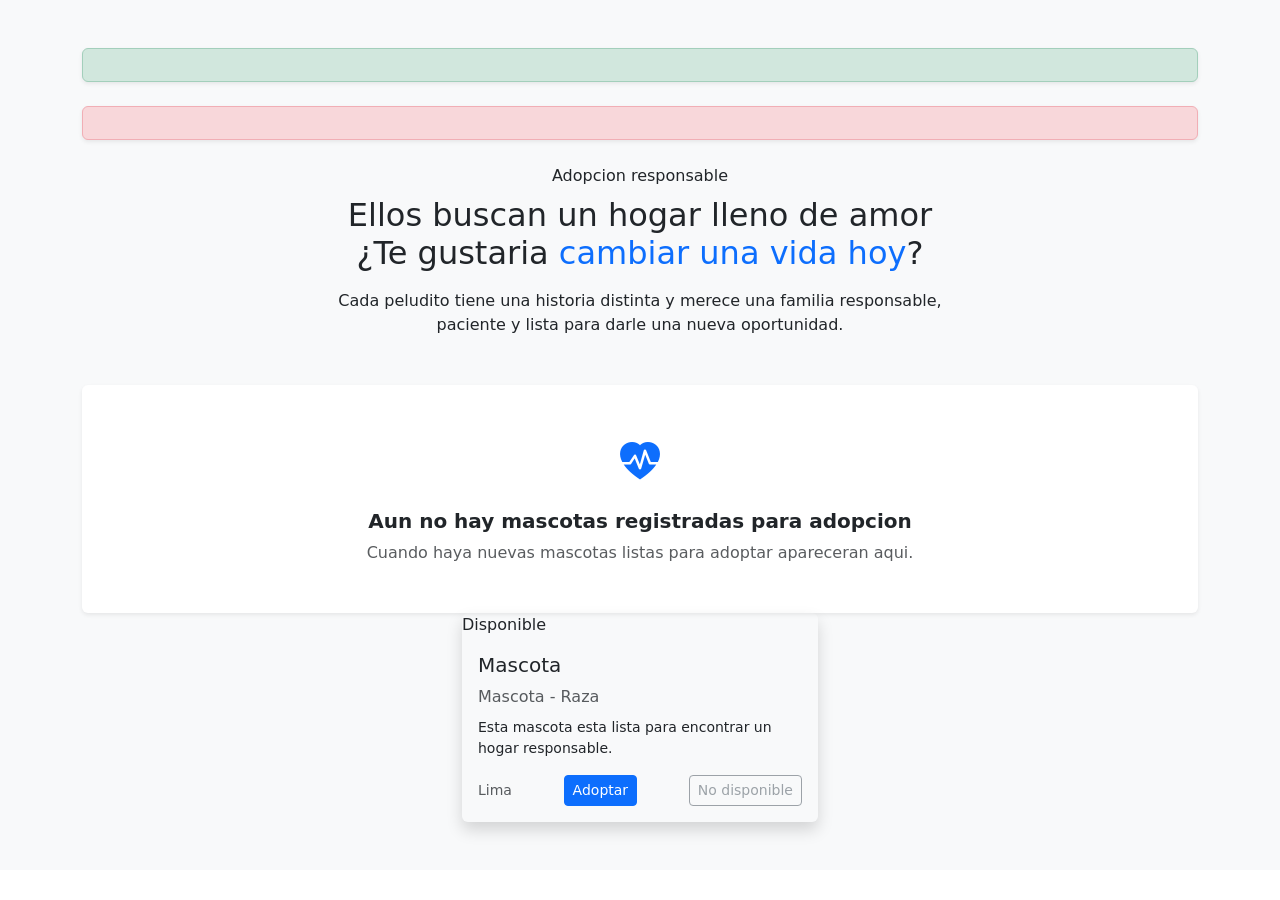
<file: src/main/resources/templates/adopcion.html>
<!DOCTYPE html>
<html lang="es" xmlns:th="http://www.thymeleaf.org">

<head>
    <meta charset="UTF-8">
    <meta name="viewport" content="width=device-width, initial-scale=1.0">
    <title>UltraVet - Adopcion</title>

    <link href="https://cdn.jsdelivr.net/npm/bootstrap@5.3.8/dist/css/bootstrap.min.css" rel="stylesheet"
        integrity="sha384-sRIl4kxILFvY47J16cr9ZwB07vP4J8+LH7qKQnuqkuIAvNWLzeN8tE5YBujZqJLB" crossorigin="anonymous">
    <link rel="stylesheet" href="https://cdn.jsdelivr.net/npm/bootstrap-icons@1.11.3/font/bootstrap-icons.min.css">
    <link href="https://fonts.googleapis.com/css2?family=Montserrat:wght@400;500;600;700;800;900&display=swap"
        rel="stylesheet">
    <link rel="stylesheet" th:href="@{/css/style.css}">
</head>

<body>

    <nav th:replace="~{common/layout :: navbar}"></nav>
    <div th:replace="~{common/layout :: auth-modal}"></div>

    <section id="adopcion" class="py-5 bg-light">
        <div class="container">
            <div th:if="${mensajeExito}" class="alert alert-success text-center shadow-sm mb-4">
                <span th:text="${mensajeExito}"></span>
            </div>

            <div th:if="${mensajeError}" class="alert alert-danger text-center shadow-sm mb-4">
                <span th:text="${mensajeError}"></span>
            </div>

            <div class="text-center mb-5">
                <span class="section-tag">Adopcion responsable</span>
                <h2 class="section-title mt-2">
                    Ellos buscan un hogar lleno de amor <br>
                    &iquest;Te gustaria <span class="text-primary">cambiar una vida hoy</span>?
                </h2>
                <p class="section-lead mt-3" style="max-width:650px;margin:0 auto;">
                    Cada peludito tiene una historia distinta y merece una familia responsable,
                    paciente y lista para darle una nueva oportunidad.
                </p>
            </div>

            <div th:if="${#lists.isEmpty(mascotas)}" class="text-center bg-white rounded shadow-sm p-5">
                <i class="bi bi-heart-pulse-fill text-primary fs-1"></i>
                <h5 class="fw-bold mt-3">Aun no hay mascotas registradas para adopcion</h5>
                <p class="text-muted mb-0">Cuando haya nuevas mascotas listas para adoptar apareceran aqui.</p>
            </div>

            <div th:if="${!#lists.isEmpty(mascotas)}" class="row g-4 justify-content-center">
                <div class="col-sm-6 col-md-4" th:each="mascota : ${mascotas}">
                    <div class="pet-card shadow rounded overflow-hidden position-relative">
                        <span class="pet-badge"
                            th:classappend="${mascota.prioridad.nombre == 'URGENTE'} ? ' bg-danger' : (${mascota.estado.nombre == 'EN_PROCESO'} ? ' bg-warning text-dark' : (${mascota.estado.nombre == 'DISPONIBLE'} ? ' bg-success' : ' bg-secondary'))"
                            th:text="${mascota.prioridad.nombre == 'URGENTE' ? 'Urgente' : #strings.replace(mascota.estado.nombre, '_', ' ')}">
                            Disponible
                        </span>

                        <img th:src="${!#strings.isEmpty(mascota.urlImagen) ? mascota.urlImagen : 'https://images.unsplash.com/photo-1548199973-03cce0bbc87b?w=400&q=80'}"
                            th:alt="${mascota.nombre}" class="img-fluid">

                        <div class="pet-info p-3">
                            <h5 th:text="${mascota.nombre}">Mascota</h5>

                            <div class="breed text-muted">
                                <span th:text="${!#strings.isEmpty(mascota.tipo) ? mascota.tipo : 'Mascota'}">Mascota</span>
                                <span th:if="${!#strings.isEmpty(mascota.raza)}" th:text="${' - ' + mascota.raza}">
                                    - Raza
                                </span>
                            </div>

                            <p class="small mt-2"
                                th:text="${!#strings.isEmpty(mascota.descripcion) ? mascota.descripcion : 'Esta mascota esta lista para encontrar un hogar responsable.'}">
                                Esta mascota esta lista para encontrar un hogar responsable.
                            </p>

                            <div class="d-flex justify-content-between align-items-center">
                                <span class="text-muted small"
                                    th:text="${!#strings.isEmpty(mascota.ubicacion) ? mascota.ubicacion : 'Lima'}">
                                    Lima
                                </span>

                                <button th:if="${mascota.estado.nombre == 'DISPONIBLE'}" type="button"
                                    class="btn btn-sm btn-primary btn-adoptar"
                                    th:data-mascota-id="${mascota.id}"
                                    th:data-mascota-nombre="${mascota.nombre}"
                                    data-bs-toggle="modal"
                                    data-bs-target="#adopcionModal">
                                    <span>Adoptar</span>
                                </button>

                                <button th:unless="${mascota.estado.nombre == 'DISPONIBLE'}" type="button"
                                    class="btn btn-sm btn-outline-secondary" disabled>
                                    No disponible
                                </button>
                            </div>
                        </div>
                    </div>
                </div>
            </div>
        </div>
    </section>

    <div class="modal fade" id="adopcionModal" tabindex="-1" aria-labelledby="adopcionModalTitulo"
        aria-hidden="true">
        <div class="modal-dialog modal-dialog-centered">
            <div class="modal-content auth-adopcion-modal border-0">
                <div class="text-center mb-3">
                    <div class="auth-logo">
                        <i class="bi bi-heart-pulse-fill"></i>
                    </div>
                </div>

                <h3 class="fw-bold text-center mb-1" id="adopcionModalTitulo">
                    Solicitud de adopcion
                </h3>
                <p class="text-center text-muted small mb-4">
                    <span id="mascotaModalNombre">Selecciona una mascota</span>
                </p>

                <form th:action="@{/adoptar}" th:object="${solicitud}" method="post" novalidate>
                    <input type="hidden" th:field="*{mascotaId}" id="mascotaSeleccionada">
                    <div class="text-danger small mb-2" th:if="${#fields.hasErrors('mascotaId')}"
                        th:errors="*{mascotaId}"></div>

                    <div class="mb-3">
                        <input type="text" class="form-control" th:field="*{nombre}" th:errorclass="is-invalid"
                            placeholder="Nombre completo" required>
                        <div class="invalid-feedback" th:if="${#fields.hasErrors('nombre')}" th:errors="*{nombre}">
                        </div>
                    </div>

                    <div class="mb-3">
                        <input type="email" class="form-control" th:field="*{correo}" th:errorclass="is-invalid"
                            placeholder="Correo electronico" required>
                        <div class="invalid-feedback" th:if="${#fields.hasErrors('correo')}" th:errors="*{correo}">
                        </div>
                    </div>

                    <div class="mb-3">
                        <input type="tel" class="form-control" th:field="*{telefono}" th:errorclass="is-invalid"
                            placeholder="Telefono" required>
                        <div class="invalid-feedback" th:if="${#fields.hasErrors('telefono')}" th:errors="*{telefono}">
                        </div>
                    </div>

                    <div class="mb-3">
                        <input type="text" class="form-control" th:field="*{distrito}" th:errorclass="is-invalid"
                            placeholder="Distrito de residencia" required>
                        <div class="invalid-feedback" th:if="${#fields.hasErrors('distrito')}" th:errors="*{distrito}">
                        </div>
                    </div>

                    <div class="mb-3">
                        <select class="form-select" th:field="*{experienciaMascotas}"
                            th:errorclass="is-invalid" required>
                            <option value="">&iquest;Tiene experiencia con mascotas?</option>
                            <option value="SI">Si</option>
                            <option value="NO">No</option>
                        </select>
                        <div class="invalid-feedback" th:if="${#fields.hasErrors('experienciaMascotas')}"
                            th:errors="*{experienciaMascotas}"></div>
                    </div>

                    <button class="btn btn-hero w-100" type="submit">
                        Enviar solicitud
                    </button>
                </form>
            </div>
        </div>
    </div>

    <footer th:replace="~{common/layout :: footer}"></footer>

    <script src="https://cdn.jsdelivr.net/npm/bootstrap@5.3.8/dist/js/bootstrap.bundle.min.js"
        integrity="sha384-FKyoEForCGlyvwx9Hj09JcYn3nv7wiPVlz7YYwJrWVcXK/BmnVDxM+D2scQbITxI"
        crossorigin="anonymous"></script>
    <script th:src="@{/js/Js/auth.js}" defer></script>

    <script>
        document.querySelectorAll(".btn-adoptar").forEach((boton) => {
            boton.addEventListener("click", () => {
                document.getElementById("mascotaSeleccionada").value = boton.dataset.mascotaId;
                document.getElementById("mascotaModalNombre").textContent = boton.dataset.mascotaNombre;
            });
        });
    </script>
</body>

</html>
</file>
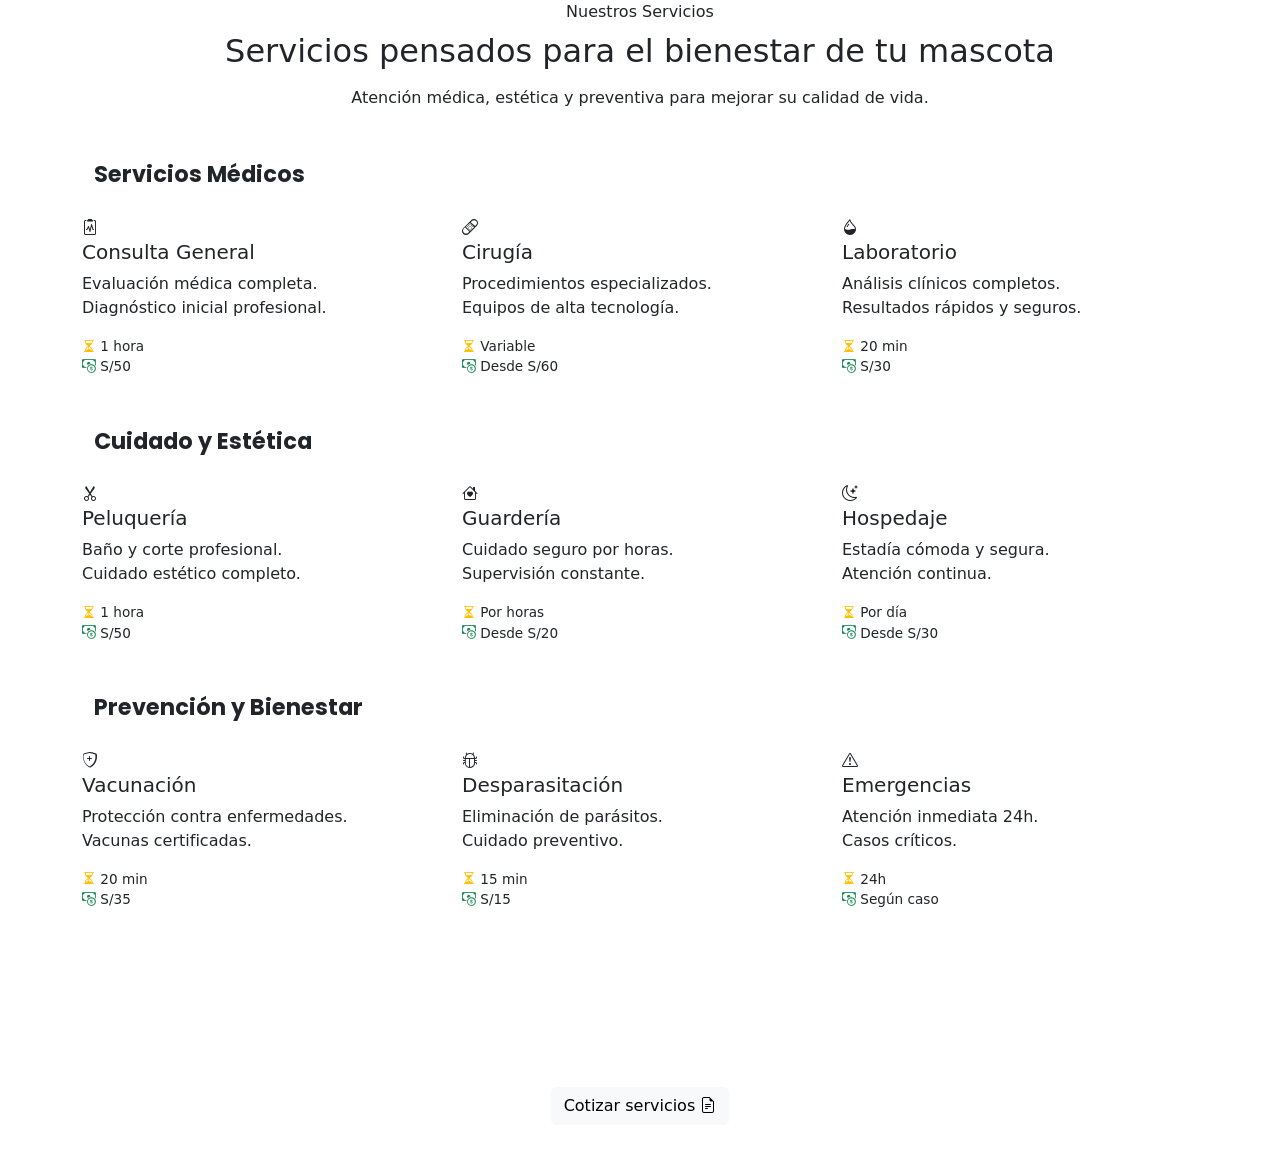
<file: src/main/resources/templates/servicios.html>
<!DOCTYPE html>
<html lang="es" xmlns:th="http://www.thymeleaf.org">

<head>
    <meta charset="UTF-8">
    <meta name="viewport" content="width=device-width, initial-scale=1.0">
    <title>Servicios - UltraVet</title>

    <link href="https://cdn.jsdelivr.net/npm/bootstrap@5.3.8/dist/css/bootstrap.min.css" rel="stylesheet">
    <link href="https://cdn.jsdelivr.net/npm/bootstrap-icons@1.11.3/font/bootstrap-icons.min.css" rel="stylesheet">

    <link
        href="https://fonts.googleapis.com/css2?family=Montserrat:wght@400;600;800;900&family=Poppins:wght@600;700&display=swap"
        rel="stylesheet">

    <link rel="stylesheet" th:href="@{/css/style.css}">

    <style>
        .categoria-titulo {
            font-family: 'Poppins', sans-serif;
            font-weight: 700;
            font-size: 1.4rem;
            margin-top: 3rem;
            margin-bottom: 1.5rem;
            color: var(--uv-brown);
            border-left: 5px solid var(--uv-orange);
            padding-left: 12px;
        }

        .info-servicio {
            font-size: .85rem;
            margin-top: .6rem;
        }

        .servicio-card {
            display: flex;
            flex-direction: column;
            height: 100%;
        }

        .servicio-body {
            flex: 1;
        }

        .cta-box {
            background: linear-gradient(135deg, var(--uv-orange), var(--uv-orange-dark));
            padding: 2.5rem;
            border-radius: 20px;
            color: #fff;
            text-align: center;
            margin-top: 3rem;
        }
    </style>

</head>

<body>

    <nav th:replace="~{common/layout :: navbar}"></nav>
    <div th:replace="~{common/layout :: auth-modal}"></div>

    <!-- SERVICIOS -->
    <section id="servicios">
        <div class="container text-center mb-5">
            <span class="section-tag">Nuestros Servicios</span>
            <h2 class="section-title mt-2">Servicios pensados para el <span>bienestar</span> de tu mascota</h2>
            <p class="section-lead mt-3">Atención médica, estética y preventiva para mejorar su calidad de vida.</p>
        </div>

        <div class="container">

            <!-- MÉDICOS -->
            <div class="categoria-titulo">Servicios Médicos</div>
            <div class="row g-4">

                <div class="col-md-4">
                    <div class="servicio-card">
                        <div class="servicio-top">
                            <div class="servicio-icon"><i class="bi bi-clipboard2-pulse"></i></div>
                        </div>
                        <div class="servicio-body">
                            <h5>Consulta General</h5>
                            <p>Evaluación médica completa.<br>Diagnóstico inicial profesional.</p>
                            <div class="info-servicio">
                                <div><i class="bi bi-hourglass-split text-warning"></i> 1 hora</div>
                                <div><i class="bi bi-cash-coin text-success"></i> S/50</div>
                            </div>
                        </div>
                    </div>
                </div>

                <div class="col-md-4">
                    <div class="servicio-card">
                        <div class="servicio-top">
                            <div class="servicio-icon"><i class="bi bi-bandaid"></i></div>
                        </div>
                        <div class="servicio-body">
                            <h5>Cirugía</h5>
                            <p>Procedimientos especializados.<br>Equipos de alta tecnología.</p>
                            <div class="info-servicio">
                                <div><i class="bi bi-hourglass-split text-warning"></i> Variable</div>
                                <div><i class="bi bi-cash-coin text-success"></i> Desde S/60</div>
                            </div>
                        </div>
                    </div>
                </div>

                <div class="col-md-4">
                    <div class="servicio-card">
                        <div class="servicio-top">
                            <div class="servicio-icon"><i class="bi bi-droplet-half"></i></div>
                        </div>
                        <div class="servicio-body">
                            <h5>Laboratorio</h5>
                            <p>Análisis clínicos completos.<br>Resultados rápidos y seguros.</p>
                            <div class="info-servicio">
                                <div><i class="bi bi-hourglass-split text-warning"></i> 20 min</div>
                                <div><i class="bi bi-cash-coin text-success"></i> S/30</div>
                            </div>
                        </div>
                    </div>
                </div>

            </div>

            <!-- CUIDADO -->
            <div class="categoria-titulo">Cuidado y Estética</div>
            <div class="row g-4">

                <div class="col-md-4">
                    <div class="servicio-card">
                        <div class="servicio-top">
                            <div class="servicio-icon"><i class="bi bi-scissors"></i></div>
                        </div>
                        <div class="servicio-body">
                            <h5>Peluquería</h5>
                            <p>Baño y corte profesional.<br>Cuidado estético completo.</p>
                            <div class="info-servicio">
                                <div><i class="bi bi-hourglass-split text-warning"></i> 1 hora</div>
                                <div><i class="bi bi-cash-coin text-success"></i> S/50</div>
                            </div>
                        </div>
                    </div>
                </div>

                <div class="col-md-4">
                    <div class="servicio-card">
                        <div class="servicio-top">
                            <div class="servicio-icon"><i class="bi bi-house-heart"></i></div>
                        </div>
                        <div class="servicio-body">
                            <h5>Guardería</h5>
                            <p>Cuidado seguro por horas.<br>Supervisión constante.</p>
                            <div class="info-servicio">
                                <div><i class="bi bi-hourglass-split text-warning"></i> Por horas</div>
                                <div><i class="bi bi-cash-coin text-success"></i> Desde S/20</div>
                            </div>
                        </div>
                    </div>
                </div>

                <div class="col-md-4">
                    <div class="servicio-card">
                        <div class="servicio-top">
                            <div class="servicio-icon"><i class="bi bi-moon-stars"></i></div>
                        </div>
                        <div class="servicio-body">
                            <h5>Hospedaje</h5>
                            <p>Estadía cómoda y segura.<br>Atención continua.</p>
                            <div class="info-servicio">
                                <div><i class="bi bi-hourglass-split text-warning"></i> Por día</div>
                                <div><i class="bi bi-cash-coin text-success"></i> Desde S/30</div>
                            </div>
                        </div>
                    </div>
                </div>

            </div>

            <!-- PREVENCIÓN -->
            <div class="categoria-titulo">Prevención y Bienestar</div>
            <div class="row g-4">

                <div class="col-md-4">
                    <div class="servicio-card">
                        <div class="servicio-top">
                            <div class="servicio-icon"><i class="bi bi-shield-plus"></i></div>
                        </div>
                        <div class="servicio-body">
                            <h5>Vacunación</h5>
                            <p>Protección contra enfermedades.<br>Vacunas certificadas.</p>
                            <div class="info-servicio">
                                <div><i class="bi bi-hourglass-split text-warning"></i> 20 min</div>
                                <div><i class="bi bi-cash-coin text-success"></i> S/35</div>
                            </div>
                        </div>
                    </div>
                </div>

                <div class="col-md-4">
                    <div class="servicio-card">
                        <div class="servicio-top">
                            <div class="servicio-icon"><i class="bi bi-bug"></i></div>
                        </div>
                        <div class="servicio-body">
                            <h5>Desparasitación</h5>
                            <p>Eliminación de parásitos.<br>Cuidado preventivo.</p>
                            <div class="info-servicio">
                                <div><i class="bi bi-hourglass-split text-warning"></i> 15 min</div>
                                <div><i class="bi bi-cash-coin text-success"></i> S/15</div>
                            </div>
                        </div>
                    </div>
                </div>

                <div class="col-md-4">
                    <div class="servicio-card">
                        <div class="servicio-top">
                            <div class="servicio-icon"><i class="bi bi-exclamation-triangle"></i></div>
                        </div>
                        <div class="servicio-body">
                            <h5>Emergencias</h5>
                            <p>Atención inmediata 24h.<br>Casos críticos.</p>
                            <div class="info-servicio">
                                <div><i class="bi bi-hourglass-split text-warning"></i> 24h</div>
                                <div><i class="bi bi-cash-coin text-success"></i> Según caso</div>
                            </div>
                        </div>
                    </div>
                </div>

            </div>

            <!-- CTA FINAL -->
            <div class="cta-box">
                <h3>!Queremos consentir a tu mascota!</h3>
                <p>Cuéntanos qué necesita tu compañero y te enviaremos una cotización detallada y rápida sin ningún compromiso.</p>
                <button class="btn btn-light mt-2" data-bs-toggle="modal" data-bs-target="#modalCotizar">
                    Cotizar servicios <i class="bi bi-file-earmark-text"></i>
                </button>
            </div>

        </div>
    </section>

    <!-- MODAL -->
    <div class="modal fade" id="modalCotizar">
        <div class="modal-dialog">
            <div class="modal-content">
                <div class="modal-header">
                    <h5>Solicitar cotización</h5>
                    <button class="btn-close" data-bs-dismiss="modal"></button>
                </div>
                <div class="modal-body">
                    <form id="formCotizacion">

    <div class="mb-3">
        <label class="form-label fw-semibold">
            Nombre completo
        </label>
        <input type="text"
               class="form-control"
               placeholder="Ingrese su nombre completo"
               required>
    </div>

    <div class="mb-3">
        <label class="form-label fw-semibold">
            Correo electrónico
        </label>
        <input type="email"
               class="form-control"
               placeholder="ejemplo@gmail.com"
               required>
    </div>

    <div class="mb-3">
        <label class="form-label fw-semibold">
            Teléfono
        </label>
        <input type="tel"
               class="form-control"
               placeholder="999 999 999"
               required>
    </div>

    <div class="mb-3">
        <label class="form-label fw-semibold">
            Servicio requerido
        </label>

        <select class="form-select" required>

            <option value="">
                Seleccione un servicio
            </option>

            <option>
                Consulta General
            </option>

            <option>
                Cirugía
            </option>

            <option>
                Laboratorio
            </option>

            <option>
                Peluquería
            </option>

            <option>
                Guardería
            </option>

            <option>
                Hospedaje
            </option>

            <option>
                Vacunación
            </option>

            <option>
                Desparasitación
            </option>

            <option>
                Emergencias
            </option>

        </select>
    </div>

    <div class="mb-4">
        <label class="form-label fw-semibold">
            Detalles adicionales
        </label>

        <textarea class="form-control"
                  rows="4"
                  placeholder="Describa brevemente lo que necesita"></textarea>
    </div>

    <button class="btn-hero w-100">
        Solicitar cotización
    </button>

</form>
                </div>
            </div>
        </div>
    </div>

    <footer th:replace="~{common/layout :: footer}"></footer>
    <script src="https://cdn.jsdelivr.net/npm/bootstrap@5.3.8/dist/js/bootstrap.bundle.min.js"
        integrity="sha384-FKyoEForCGlyvwx9Hj09JcYn3nv7wiPVlz7YYwJrWVcXK/BmnVDxM+D2scQbITxI"
        crossorigin="anonymous"></script>
    <script th:src="@{/js/Js/auth.js}" defer></script>
</body>

</html>
</file>
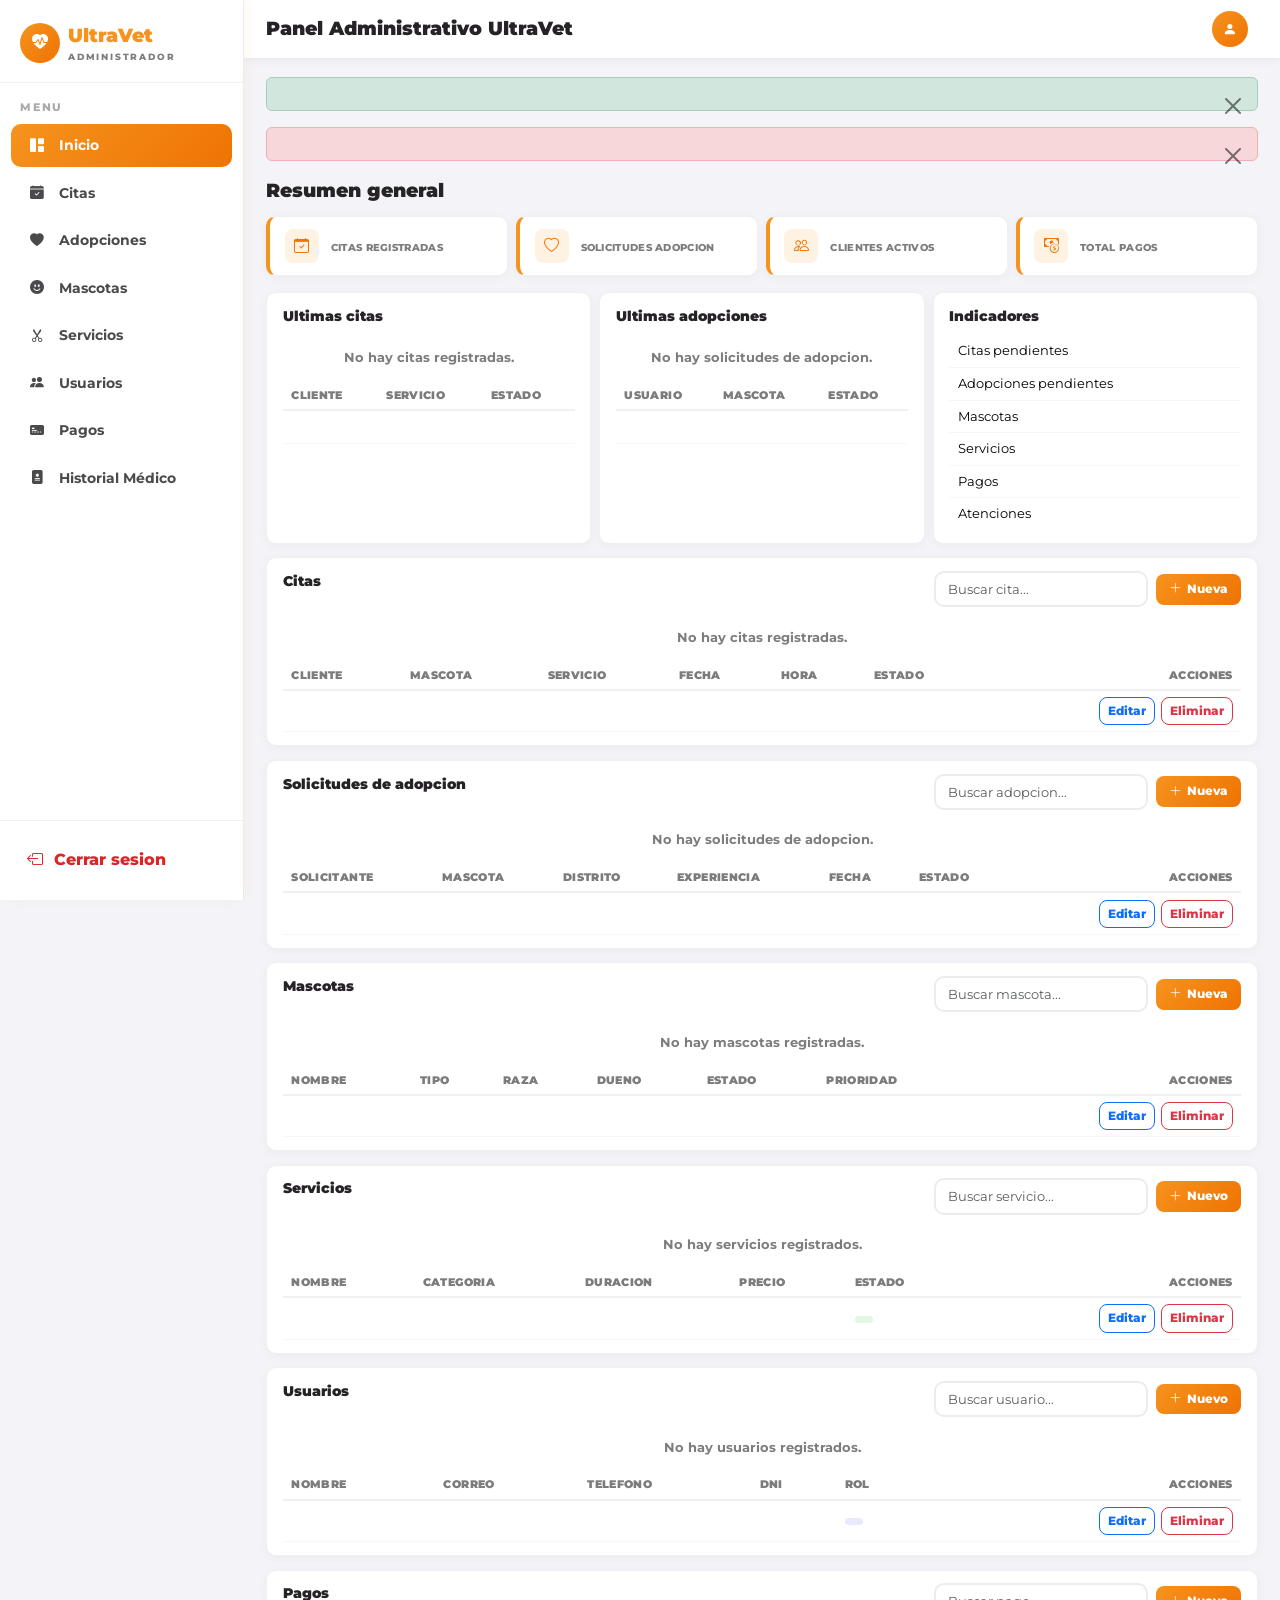
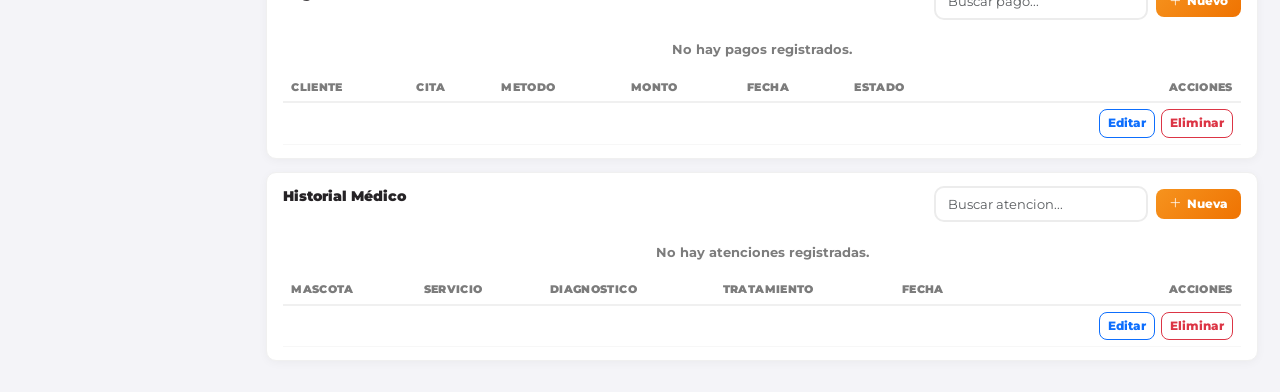
<file: src/main/resources/templates/admin/dashboard.html>
<!DOCTYPE html>
<html lang="es" xmlns:th="http://www.thymeleaf.org">

<head>
    <meta charset="UTF-8">
    <meta name="viewport" content="width=device-width, initial-scale=1.0">
    <title>Panel Administrativo | UltraVet</title>
    <link href="https://cdn.jsdelivr.net/npm/bootstrap@5.3.0/dist/css/bootstrap.min.css" rel="stylesheet">
    <link href="https://cdn.jsdelivr.net/npm/bootstrap-icons@1.11.0/font/bootstrap-icons.css" rel="stylesheet">
    <link href="https://fonts.googleapis.com/css2?family=Montserrat:wght@400;500;600;700;800;900&display=swap"
        rel="stylesheet">
    <style>
        :root {
            --uv-orange: #f6931e;
            --uv-orange-dark: #ef7302;
            --uv-gray: #7c7c7c;
            --uv-dark-gray: #4a494b;
            --uv-black: #262326;
            --uv-bg: #f4f4f8;
            --sidebar-w: 244px;
        }

        * {
            box-sizing: border-box;
        }

        body {
            min-height: 100vh;
            margin: 0;
            font-family: 'Montserrat', sans-serif;
            color: var(--uv-black);
            background: var(--uv-bg);
        }

        .admin-shell {
            display: flex;
            min-height: 100vh;
        }

        .sidebar {
            position: fixed;
            inset: 0 auto 0 0;
            width: var(--sidebar-w);
            background: #fff;
            border-right: 1px solid #ececec;
            box-shadow: 2px 0 16px rgba(246, 147, 30, .07);
            display: flex;
            flex-direction: column;
            z-index: 10;
        }

        .sidebar-brand {
            padding: 1.4rem 1.25rem 1.1rem;
            border-bottom: 1px solid #f0f0f0;
        }

        .brand-logo {
            width: 40px;
            height: 40px;
            border-radius: 50%;
            display: grid;
            place-items: center;
            color: #fff;
            background: linear-gradient(135deg, var(--uv-orange), var(--uv-orange-dark));
        }

        .brand-name {
            font-size: 1.16rem;
            font-weight: 900;
            color: var(--uv-orange);
        }

        .brand-sub {
            font-size: .58rem;
            font-weight: 800;
            letter-spacing: 1.8px;
            color: var(--uv-gray);
            text-transform: uppercase;
        }

        .sidebar-label {
            padding: 1.1rem 1.25rem .35rem;
            color: #aaa;
            font-size: .66rem;
            font-weight: 800;
            letter-spacing: 1.8px;
            text-transform: uppercase;
        }

        .nav-admin {
            display: flex;
            align-items: center;
            gap: .72rem;
            padding: .72rem 1rem;
            margin: .12rem .7rem;
            color: var(--uv-dark-gray);
            text-decoration: none;
            font-size: .86rem;
            font-weight: 700;
            border-radius: 10px;
        }

        .nav-admin:hover,
        .nav-admin.active {
            color: #fff;
            background: linear-gradient(135deg, var(--uv-orange), var(--uv-orange-dark));
        }

        .nav-admin i {
            width: 20px;
            text-align: center;
        }

        .sidebar-footer {
            margin-top: auto;
            padding: 1rem .7rem;
            border-top: 1px solid #f0f0f0;
        }

        .logout-link {
            color: #dc2626;
            text-decoration: none;
            font-weight: 800;
            display: flex;
            align-items: center;
            gap: .7rem;
            padding: .72rem 1rem;
            border-radius: 10px;
        }

        .logout-link:hover {
            background: rgba(220, 38, 38, .08);
        }

        .main-content {
            margin-left: var(--sidebar-w);
            width: calc(100% - var(--sidebar-w));
        }

        .topbar {
            position: sticky;
            top: 0;
            z-index: 5;
            background: #fff;
            border-bottom: 1px solid #ececec;
            padding: .7rem 1.4rem;
            display: flex;
            justify-content: space-between;
            align-items: center;
            box-shadow: 0 2px 8px rgba(0, 0, 0, .04);
        }

        .topbar-title {
            font-size: 1.18rem;
            font-weight: 900;
        }

        .topbar-user {
            display: flex;
            align-items: center;
            gap: .62rem;
            font-size: .86rem;
            font-weight: 700;
            color: var(--uv-dark-gray);
        }

        .avatar {
            width: 36px;
            height: 36px;
            border-radius: 50%;
            display: grid;
            place-items: center;
            color: #fff;
            background: linear-gradient(135deg, var(--uv-orange), var(--uv-orange-dark));
        }

        .page-body {
            padding: 1.1rem 1.4rem;
        }

        .section-block {
            scroll-margin-top: 90px;
            margin-bottom: .85rem;
        }

        .page-title {
            font-size: 1.18rem;
            font-weight: 900;
            margin-bottom: .7rem;
        }

        .section-box {
            background: #fff;
            border-radius: 10px;
            padding: .8rem .95rem;
            box-shadow: 0 2px 10px rgba(0, 0, 0, .04);
            border: 1px solid #f0f0f0;
        }

        .section-title {
            font-size: .88rem;
            font-weight: 900;
            margin-bottom: .5rem;
        }

        /* Stat cards: ícono + texto en fila, sin altura fija */
        .stat-card {
            background: #fff;
            border-radius: 10px;
            padding: .75rem .9rem;
            border: 1px solid #f0f0f0;
            border-left: 4px solid var(--uv-orange);
            box-shadow: 0 2px 10px rgba(0, 0, 0, .04);
            display: flex;
            align-items: center;
            gap: .75rem;
        }

        .stat-icon {
            width: 34px;
            height: 34px;
            flex-shrink: 0;
            display: grid;
            place-items: center;
            border-radius: 8px;
            color: var(--uv-orange-dark);
            background: rgba(246, 147, 30, .12);
            font-size: .95rem;
        }

        .stat-body { min-width: 0; }

        .stat-num {
            font-size: 1.45rem;
            font-weight: 900;
            line-height: 1;
        }

        .stat-label {
            margin-top: .15rem;
            color: var(--uv-gray);
            font-size: .65rem;
            font-weight: 800;
            letter-spacing: .3px;
            text-transform: uppercase;
        }

        .table {
            font-size: .81rem;
            margin-bottom: 0;
        }

        .table thead th {
            color: var(--uv-gray);
            font-size: .68rem;
            font-weight: 900;
            text-transform: uppercase;
            letter-spacing: .35px;
            border-bottom: 2px solid #f0f0f0;
            white-space: nowrap;
            padding: .38rem .55rem;
        }

        .table tbody td {
            vertical-align: middle;
            border-bottom: 1px solid #f7f7f7;
            padding: .38rem .55rem;
        }

        .table tbody tr:hover {
            background: rgba(246, 147, 30, .035);
        }

        .badge-estado {
            display: inline-flex;
            align-items: center;
            border-radius: 999px;
            padding: .22rem .58rem;
            font-size: .69rem;
            font-weight: 900;
            white-space: nowrap;
        }

        .estado-pendiente,
        .estado-en_proceso {
            color: #b45309;
            background: rgba(245, 158, 11, .14);
        }

        .estado-confirmada,
        .estado-aprobada,
        .estado-disponible,
        .estado-pagado {
            color: #15803d;
            background: rgba(34, 197, 94, .14);
        }

        .estado-cancelada,
        .estado-rechazada,
        .estado-anulado {
            color: #dc2626;
            background: rgba(239, 68, 68, .14);
        }

        .estado-atendida,
        .estado-adoptada,
        .estado-registrada {
            color: #4f46e5;
            background: rgba(99, 102, 241, .14);
        }

        .empty-state {
            padding: .8rem .5rem;
            text-align: center;
            color: var(--uv-gray);
            font-size: .82rem;
            font-weight: 700;
        }

        .search-input {
            max-width: 230px;
            border-radius: 10px;
            border: 2px solid #ececec;
            font-size: .84rem;
        }

        .muted {
            color: var(--uv-gray);
        }

        .crud-actions {
            display: flex;
            justify-content: flex-end;
            gap: .35rem;
            white-space: nowrap;
        }

        .crud-actions .btn {
            font-size: .76rem;
            font-weight: 800;
            border-radius: 8px;
        }

        .modal-title {
            font-weight: 900;
        }

        .admin-form-label {
            font-size: .72rem;
            font-weight: 900;
            color: var(--uv-gray);
            text-transform: uppercase;
            letter-spacing: .35px;
        }

        /* Botón naranja UltraVet para acciones de nuevo */
        .btn-uv-new {
            background: linear-gradient(135deg, var(--uv-orange), var(--uv-orange-dark));
            color: #fff;
            border: none;
            border-radius: 8px;
            padding: .38rem .85rem;
            font-size: .78rem;
            font-weight: 800;
            display: inline-flex;
            align-items: center;
            gap: .35rem;
            cursor: pointer;
            transition: box-shadow .2s, transform .2s;
            white-space: nowrap;
        }

        .btn-uv-new:hover {
            color: #fff;
            box-shadow: 0 4px 14px rgba(246, 147, 30, .4);
            transform: translateY(-1px);
        }

        @media (max-width: 900px) {
            .admin-shell {
                display: block;
            }

            .sidebar {
                position: static;
                width: 100%;
                min-height: auto;
            }

            .main-content {
                width: 100%;
                margin-left: 0;
            }

            .page-body {
                padding: 1rem;
            }

            .topbar {
                padding: .9rem 1rem;
            }
        }
    </style>
</head>

<body>
    <div class="admin-shell">
        <aside class="sidebar">
            <div class="sidebar-brand d-flex align-items-center gap-2">
                <div class="brand-logo"><i class="bi bi-heart-pulse-fill"></i></div>
                <div>
                    <div class="brand-name">UltraVet</div>
                    <div class="brand-sub">Administrador</div>
                </div>
            </div>

            <div class="sidebar-label">Menu</div>
            <a class="nav-admin active" href="#inicio"><i class="bi bi-grid-1x2-fill"></i> Inicio</a>
            <a class="nav-admin" href="#citas"><i class="bi bi-calendar-check-fill"></i> Citas</a>
            <a class="nav-admin" href="#adopciones"><i class="bi bi-heart-fill"></i> Adopciones</a>
            <a class="nav-admin" href="#mascotas"><i class="bi bi-emoji-smile-fill"></i> Mascotas</a>
            <a class="nav-admin" href="#servicios-admin"><i class="bi bi-scissors"></i> Servicios</a>
            <a class="nav-admin" href="#clientes"><i class="bi bi-people-fill"></i> Usuarios</a>
            <a class="nav-admin" href="#pagos"><i class="bi bi-credit-card-2-front-fill"></i> Pagos</a>
            <a class="nav-admin" href="#atenciones"><i class="bi bi-file-medical-fill"></i> Historial M&#233;dico</a>

            <div class="sidebar-footer">
                <a class="logout-link" th:href="@{/logout}">
                    <i class="bi bi-box-arrow-left"></i> Cerrar sesion
                </a>
            </div>
        </aside>

        <main class="main-content">
            <div class="topbar">
                <div class="topbar-title">Panel Administrativo UltraVet</div>
                <div class="topbar-user">
                    <div class="avatar"><i class="bi bi-person-fill"></i></div>
                    <span th:text="${session.usuarioNombre ?: 'Administrador'}"></span>
                </div>
            </div>

            <div class="page-body">
                <div th:if="${adminSuccess}" class="alert alert-success alert-dismissible fade show" role="alert">
                    <span th:text="${adminSuccess}"></span>
                    <button type="button" class="btn-close" data-bs-dismiss="alert" aria-label="Cerrar"></button>
                </div>

                <div th:if="${adminError}" class="alert alert-danger alert-dismissible fade show" role="alert">
                    <span th:text="${adminError}"></span>
                    <button type="button" class="btn-close" data-bs-dismiss="alert" aria-label="Cerrar"></button>
                </div>

                <!-- ═══════════ INICIO ═══════════ -->
                <section class="section-block" id="inicio">
                    <div class="page-title">Resumen general</div>

                    <div class="row g-2 mb-3">
                        <div class="col-6 col-xl-3">
                            <div class="stat-card">
                                <div class="stat-icon"><i class="bi bi-calendar-check"></i></div>
                                <div class="stat-body">
                                    <div class="stat-num" th:text="${totalCitas}"></div>
                                    <div class="stat-label">Citas registradas</div>
                                </div>
                            </div>
                        </div>
                        <div class="col-6 col-xl-3">
                            <div class="stat-card">
                                <div class="stat-icon"><i class="bi bi-heart"></i></div>
                                <div class="stat-body">
                                    <div class="stat-num" th:text="${totalSolicitudes}"></div>
                                    <div class="stat-label">Solicitudes adopcion</div>
                                </div>
                            </div>
                        </div>
                        <div class="col-6 col-xl-3">
                            <div class="stat-card">
                                <div class="stat-icon"><i class="bi bi-people"></i></div>
                                <div class="stat-body">
                                    <div class="stat-num" th:text="${totalClientes}"></div>
                                    <div class="stat-label">Clientes activos</div>
                                </div>
                            </div>
                        </div>
                        <div class="col-6 col-xl-3">
                            <div class="stat-card">
                                <div class="stat-icon"><i class="bi bi-cash-coin"></i></div>
                                <div class="stat-body">
                                    <div class="stat-num" th:text="${'S/ ' + totalPagado}"></div>
                                    <div class="stat-label">Total pagos</div>
                                </div>
                            </div>
                        </div>
                    </div>

                    <div class="row g-2">
                        <div class="col-xl-4">
                            <div class="section-box h-100">
                                <div class="section-title">Ultimas citas</div>
                                <div class="empty-state" th:if="${#lists.isEmpty(ultimasCitas)}">
                                    No hay citas registradas.
                                </div>
                                <div class="table-responsive" th:if="${!#lists.isEmpty(ultimasCitas)}">
                                    <table class="table">
                                        <thead>
                                            <tr>
                                                <th>Cliente</th>
                                                <th>Servicio</th>
                                                <th>Estado</th>
                                            </tr>
                                        </thead>
                                        <tbody>
                                            <tr th:each="cita : ${ultimasCitas}">
                                                <td th:text="${cita.usuario.nombre}"></td>
                                                <td th:text="${cita.servicio.nombre}"></td>
                                                <td>
                                                    <span class="badge-estado"
                                                        th:classappend="${' estado-' + #strings.toLowerCase(cita.estado.nombre)}"
                                                        th:text="${cita.estado.nombre}"></span>
                                                </td>
                                            </tr>
                                        </tbody>
                                    </table>
                                </div>
                            </div>
                        </div>

                        <div class="col-xl-4">
                            <div class="section-box h-100">
                                <div class="section-title">Ultimas adopciones</div>
                                <div class="empty-state" th:if="${#lists.isEmpty(ultimasSolicitudes)}">
                                    No hay solicitudes de adopcion.
                                </div>
                                <div class="table-responsive" th:if="${!#lists.isEmpty(ultimasSolicitudes)}">
                                    <table class="table">
                                        <thead>
                                            <tr>
                                                <th>Usuario</th>
                                                <th>Mascota</th>
                                                <th>Estado</th>
                                            </tr>
                                        </thead>
                                        <tbody>
                                            <tr th:each="solicitud : ${ultimasSolicitudes}">
                                                <td th:text="${solicitud.usuario.nombre}"></td>
                                                <td th:text="${solicitud.mascota.nombre}"></td>
                                                <td>
                                                    <span class="badge-estado"
                                                        th:classappend="${' estado-' + #strings.toLowerCase(solicitud.estado.nombre)}"
                                                        th:text="${solicitud.estado.nombre}"></span>
                                                </td>
                                            </tr>
                                        </tbody>
                                    </table>
                                </div>
                            </div>
                        </div>

                        <div class="col-xl-4">
                            <div class="section-box h-100">
                                <div class="section-title">Indicadores</div>
                                <table class="table">
                                    <tbody>
                                        <tr>
                                            <td class="muted">Citas pendientes</td>
                                            <td class="fw-bold text-end" th:text="${citasPendientes}"></td>
                                        </tr>
                                        <tr>
                                            <td class="muted">Adopciones pendientes</td>
                                            <td class="fw-bold text-end" th:text="${solicitudesPendientes}"></td>
                                        </tr>
                                        <tr>
                                            <td class="muted">Mascotas</td>
                                            <td class="fw-bold text-end" th:text="${totalMascotas}"></td>
                                        </tr>
                                        <tr>
                                            <td class="muted">Servicios</td>
                                            <td class="fw-bold text-end" th:text="${totalServicios}"></td>
                                        </tr>
                                        <tr>
                                            <td class="muted">Pagos</td>
                                            <td class="fw-bold text-end" th:text="${totalPagos}"></td>
                                        </tr>
                                        <tr>
                                            <td class="muted" style="border-bottom:none">Atenciones</td>
                                            <td class="fw-bold text-end" style="border-bottom:none" th:text="${totalAtenciones}"></td>
                                        </tr>
                                    </tbody>
                                </table>
                            </div>
                        </div>
                    </div>
                </section>

                <!-- ═══════════ CITAS ═══════════ -->
                <section class="section-block" id="citas">
                    <div class="section-box">
                        <div class="d-flex flex-column flex-lg-row justify-content-between gap-2 mb-2">
                            <div class="section-title mb-0">Citas</div>
                            <div class="d-flex gap-2 align-items-center">
                                <input class="form-control search-input" type="search" placeholder="Buscar cita..."
                                    data-table-filter="tabla-citas">
                                <button type="button" class="btn-uv-new"
                                    data-admin-reset="formCita" data-bs-toggle="modal" data-bs-target="#modalCita">
                                    <i class="bi bi-plus-lg"></i> Nueva
                                </button>
                            </div>
                        </div>
                        <div class="empty-state" th:if="${#lists.isEmpty(citas)}">No hay citas registradas.</div>
                        <div class="table-responsive" th:if="${!#lists.isEmpty(citas)}">
                            <table class="table" id="tabla-citas">
                                <thead>
                                    <tr>
                                        <th>Cliente</th>
                                        <th>Mascota</th>
                                        <th>Servicio</th>
                                        <th>Fecha</th>
                                        <th>Hora</th>
                                        <th>Estado</th>
                                        <th class="text-end">Acciones</th>
                                    </tr>
                                </thead>
                                <tbody>
                                    <tr th:each="cita : ${citas}">
                                        <td>
                                            <div class="fw-bold" th:text="${cita.usuario.nombre}"></div>
                                            <div class="muted small" th:text="${cita.usuario.correo}"></div>
                                        </td>
                                        <td th:text="${cita.mascota.nombre}"></td>
                                        <td th:text="${cita.servicio.nombre}"></td>
                                        <td th:text="${#temporals.format(cita.fecha, 'dd/MM/yyyy')}"></td>
                                        <td th:text="${#temporals.format(cita.hora, 'HH:mm')}"></td>
                                        <td>
                                            <span class="badge-estado"
                                                th:classappend="${' estado-' + #strings.toLowerCase(cita.estado.nombre)}"
                                                th:text="${cita.estado.nombre}"></span>
                                        </td>
                                        <td>
                                            <div class="crud-actions">
                                                <button type="button" class="btn btn-outline-primary btn-sm"
                                                    data-admin-fill="formCita" data-bs-toggle="modal"
                                                    data-bs-target="#modalCita"
                                                    th:data-id="${cita.id}"
                                                    th:data-usuario-id="${cita.usuario.id}"
                                                    th:data-mascota-id="${cita.mascota.id}"
                                                    th:data-servicio-id="${cita.servicio.id}"
                                                    th:data-estado-id="${cita.estado.id}"
                                                    th:data-fecha="${cita.fecha}"
                                                    th:data-hora="${cita.hora}"
                                                    th:data-comentario="${cita.comentario}">
                                                    Editar
                                                </button>
                                                <form th:action="@{/admin/citas/{id}/eliminar(id=${cita.id})}"
                                                    method="post">
                                                    <button type="submit" class="btn btn-outline-danger btn-sm"
                                                        data-confirm-delete="Eliminar esta cita?">
                                                        Eliminar
                                                    </button>
                                                </form>
                                            </div>
                                        </td>
                                    </tr>
                                </tbody>
                            </table>
                        </div>
                    </div>
                </section>

                <!-- ═══════════ ADOPCIONES ═══════════ -->
                <section class="section-block" id="adopciones">
                    <div class="section-box">
                        <div class="d-flex flex-column flex-lg-row justify-content-between gap-2 mb-2">
                            <div class="section-title mb-0">Solicitudes de adopcion</div>
                            <div class="d-flex gap-2 align-items-center">
                                <input class="form-control search-input" type="search" placeholder="Buscar adopcion..."
                                    data-table-filter="tabla-adopciones">
                                <button type="button" class="btn-uv-new"
                                    data-admin-reset="formSolicitud" data-bs-toggle="modal"
                                    data-bs-target="#modalSolicitud">
                                    <i class="bi bi-plus-lg"></i> Nueva
                                </button>
                            </div>
                        </div>
                        <div class="empty-state" th:if="${#lists.isEmpty(solicitudes)}">
                            No hay solicitudes de adopcion.
                        </div>
                        <div class="table-responsive" th:if="${!#lists.isEmpty(solicitudes)}">
                            <table class="table" id="tabla-adopciones">
                                <thead>
                                    <tr>
                                        <th>Solicitante</th>
                                        <th>Mascota</th>
                                        <th>Distrito</th>
                                        <th>Experiencia</th>
                                        <th>Fecha</th>
                                        <th>Estado</th>
                                        <th class="text-end">Acciones</th>
                                    </tr>
                                </thead>
                                <tbody>
                                    <tr th:each="solicitud : ${solicitudes}">
                                        <td>
                                            <div class="fw-bold" th:text="${solicitud.usuario.nombre}"></div>
                                            <div class="muted small" th:text="${solicitud.usuario.correo}"></div>
                                        </td>
                                        <td th:text="${solicitud.mascota.nombre}"></td>
                                        <td th:text="${solicitud.distrito ?: '-'}"></td>
                                        <td th:text="${solicitud.experienciaMascotas ?: '-'}"></td>
                                        <td th:text="${#temporals.format(solicitud.fechaEnvio, 'dd/MM/yyyy HH:mm')}"></td>
                                        <td>
                                            <span class="badge-estado"
                                                th:classappend="${' estado-' + #strings.toLowerCase(solicitud.estado.nombre)}"
                                                th:text="${solicitud.estado.nombre}"></span>
                                        </td>
                                        <td>
                                            <div class="crud-actions">
                                                <button type="button" class="btn btn-outline-primary btn-sm"
                                                    data-admin-fill="formSolicitud" data-bs-toggle="modal"
                                                    data-bs-target="#modalSolicitud"
                                                    th:data-id="${solicitud.id}"
                                                    th:data-usuario-id="${solicitud.usuario.id}"
                                                    th:data-mascota-id="${solicitud.mascota.id}"
                                                    th:data-estado-id="${solicitud.estado.id}"
                                                    th:data-distrito="${solicitud.distrito}"
                                                    th:data-experiencia-mascotas="${solicitud.experienciaMascotas}">
                                                    Editar
                                                </button>
                                                <form th:action="@{/admin/solicitudes/{id}/eliminar(id=${solicitud.id})}"
                                                    method="post">
                                                    <button type="submit" class="btn btn-outline-danger btn-sm"
                                                        data-confirm-delete="Eliminar esta solicitud?">
                                                        Eliminar
                                                    </button>
                                                </form>
                                            </div>
                                        </td>
                                    </tr>
                                </tbody>
                            </table>
                        </div>
                    </div>
                </section>

                <!-- ═══════════ MASCOTAS ═══════════ -->
                <section class="section-block" id="mascotas">
                    <div class="section-box">
                        <div class="d-flex flex-column flex-lg-row justify-content-between gap-2 mb-2">
                            <div class="section-title mb-0">Mascotas</div>
                            <div class="d-flex gap-2 align-items-center">
                                <input class="form-control search-input" type="search" placeholder="Buscar mascota..."
                                    data-table-filter="tabla-mascotas">
                                <button type="button" class="btn-uv-new"
                                    data-admin-reset="formMascota" data-bs-toggle="modal"
                                    data-bs-target="#modalMascota">
                                    <i class="bi bi-plus-lg"></i> Nueva
                                </button>
                            </div>
                        </div>
                        <div class="empty-state" th:if="${#lists.isEmpty(mascotasAdopcion)}">No hay mascotas registradas.</div>
                        <div class="table-responsive" th:if="${!#lists.isEmpty(mascotasAdopcion)}">
                            <table class="table" id="tabla-mascotas">
                                <thead>
                                    <tr>
                                        <th>Nombre</th>
                                        <th>Tipo</th>
                                        <th>Raza</th>
                                        <th>Dueno</th>
                                        <th>Estado</th>
                                        <th>Prioridad</th>
                                        <th class="text-end">Acciones</th>
                                    </tr>
                                </thead>
                                <tbody>
                                    <tr th:each="mascota : ${mascotasAdopcion}">
                                        <td class="fw-bold" th:text="${mascota.nombre}"></td>
                                        <td th:text="${mascota.tipo ?: '-'}"></td>
                                        <td th:text="${mascota.raza ?: '-'}"></td>
                                        <td th:text="${mascota.usuario != null ? mascota.usuario.nombre : 'Disponible'}"></td>
                                        <td>
                                            <span class="badge-estado"
                                                th:classappend="${' estado-' + #strings.toLowerCase(mascota.estado.nombre)}"
                                                th:text="${mascota.estado.nombre}"></span>
                                        </td>
                                        <td th:text="${mascota.prioridad.nombre}"></td>
                                        <td>
                                            <div class="crud-actions">
                                                <button type="button" class="btn btn-outline-primary btn-sm"
                                                    data-admin-fill="formMascota" data-bs-toggle="modal"
                                                    data-bs-target="#modalMascota"
                                                    th:data-id="${mascota.id}"
                                                    th:data-usuario-id="${mascota.usuario != null ? mascota.usuario.id : ''}"
                                                    th:data-estado-id="${mascota.estado.id}"
                                                    th:data-prioridad-id="${mascota.prioridad.id}"
                                                    th:data-nombre="${mascota.nombre}"
                                                    th:data-sexo="${mascota.sexo}"
                                                    th:data-raza="${mascota.raza}"
                                                    th:data-fecha-nacimiento="${mascota.fechaNacimiento}"
                                                    th:data-tipo="${mascota.tipo}"
                                                    th:data-descripcion="${mascota.descripcion}"
                                                    th:data-ubicacion="${mascota.ubicacion}"
                                                    th:data-url-imagen="${mascota.urlImagen}">
                                                    Editar
                                                </button>
                                                <form th:action="@{/admin/mascotas/{id}/eliminar(id=${mascota.id})}"
                                                    method="post">
                                                    <button type="submit" class="btn btn-outline-danger btn-sm"
                                                        data-confirm-delete="Eliminar esta mascota?">
                                                        Eliminar
                                                    </button>
                                                </form>
                                            </div>
                                        </td>
                                    </tr>
                                </tbody>
                            </table>
                        </div>
                    </div>
                </section>

                <!-- ═══════════ SERVICIOS ═══════════ -->
                <section class="section-block" id="servicios-admin">
                    <div class="section-box">
                        <div class="d-flex flex-column flex-lg-row justify-content-between gap-2 mb-2">
                            <div class="section-title mb-0">Servicios</div>
                            <div class="d-flex gap-2 align-items-center">
                                <input class="form-control search-input" type="search" placeholder="Buscar servicio..."
                                    data-table-filter="tabla-servicios">
                                <button type="button" class="btn-uv-new"
                                    data-admin-reset="formServicio" data-bs-toggle="modal"
                                    data-bs-target="#modalServicio">
                                    <i class="bi bi-plus-lg"></i> Nuevo
                                </button>
                            </div>
                        </div>
                        <div class="empty-state" th:if="${#lists.isEmpty(servicios)}">No hay servicios registrados.</div>
                        <div class="table-responsive" th:if="${!#lists.isEmpty(servicios)}">
                            <table class="table" id="tabla-servicios">
                                <thead>
                                    <tr>
                                        <th>Nombre</th>
                                        <th>Categoria</th>
                                        <th>Duracion</th>
                                        <th>Precio</th>
                                        <th>Estado</th>
                                        <th class="text-end">Acciones</th>
                                    </tr>
                                </thead>
                                <tbody>
                                    <tr th:each="servicio : ${servicios}">
                                        <td>
                                            <div class="fw-bold" th:text="${servicio.nombre}"></div>
                                            <div class="muted small" th:text="${servicio.descripcion ?: '-'}"></div>
                                        </td>
                                        <td th:text="${servicio.categoria.nombre}"></td>
                                        <td th:text="${servicio.duracionEstimada ?: '-'}"></td>
                                        <td th:text="${'S/ ' + servicio.precio}"></td>
                                        <td>
                                            <span class="badge-estado estado-confirmada"
                                                th:text="${servicio.activo ? 'ACTIVO' : 'INACTIVO'}"></span>
                                        </td>
                                        <td>
                                            <div class="crud-actions">
                                                <button type="button" class="btn btn-outline-primary btn-sm"
                                                    data-admin-fill="formServicio" data-bs-toggle="modal"
                                                    data-bs-target="#modalServicio"
                                                    th:data-id="${servicio.id}"
                                                    th:data-categoria-id="${servicio.categoria.id}"
                                                    th:data-nombre="${servicio.nombre}"
                                                    th:data-descripcion="${servicio.descripcion}"
                                                    th:data-duracion-estimada="${servicio.duracionEstimada}"
                                                    th:data-precio="${servicio.precio}">
                                                    Editar
                                                </button>
                                                <form th:action="@{/admin/servicios/{id}/eliminar(id=${servicio.id})}"
                                                    method="post">
                                                    <button type="submit" class="btn btn-outline-danger btn-sm"
                                                        data-confirm-delete="Desactivar este servicio?">
                                                        Eliminar
                                                    </button>
                                                </form>
                                            </div>
                                        </td>
                                    </tr>
                                </tbody>
                            </table>
                        </div>
                    </div>
                </section>

                <!-- ═══════════ CLIENTES ═══════════ -->
                <section class="section-block" id="clientes">
                    <div class="section-box">
                        <div class="d-flex flex-column flex-lg-row justify-content-between gap-2 mb-2">
                            <div class="section-title mb-0">Usuarios</div>
                            <div class="d-flex gap-2 align-items-center">
                                <input class="form-control search-input" type="search" placeholder="Buscar usuario..."
                                    data-table-filter="tabla-clientes">
                                <button type="button" class="btn-uv-new"
                                    data-admin-reset="formUsuario" data-bs-toggle="modal"
                                    data-bs-target="#modalUsuario">
                                    <i class="bi bi-plus-lg"></i> Nuevo
                                </button>
                            </div>
                        </div>
                        <div class="empty-state" th:if="${#lists.isEmpty(usuarios)}">No hay usuarios registrados.</div>
                        <div class="table-responsive" th:if="${!#lists.isEmpty(usuarios)}">
                            <table class="table" id="tabla-clientes">
                                <thead>
                                    <tr>
                                        <th>Nombre</th>
                                        <th>Correo</th>
                                        <th>Telefono</th>
                                        <th>DNI</th>
                                        <th>Rol</th>
                                        <th class="text-end">Acciones</th>
                                    </tr>
                                </thead>
                                <tbody>
                                    <tr th:each="usuario : ${usuarios}">
                                        <td class="fw-bold" th:text="${usuario.nombre}"></td>
                                        <td th:text="${usuario.correo}"></td>
                                        <td th:text="${usuario.telefono ?: '-'}"></td>
                                        <td th:text="${usuario.dni ?: '-'}"></td>
                                        <td>
                                            <span class="badge-estado estado-registrada"
                                                th:text="${usuario.rol.nombre}"></span>
                                        </td>
                                        <td>
                                            <div class="crud-actions">
                                                <button type="button" class="btn btn-outline-primary btn-sm"
                                                    data-admin-fill="formUsuario" data-bs-toggle="modal"
                                                    data-bs-target="#modalUsuario"
                                                    th:data-id="${usuario.id}"
                                                    th:data-rol-id="${usuario.rol.id}"
                                                    th:data-nombre="${usuario.nombre}"
                                                    th:data-correo="${usuario.correo}"
                                                    th:data-dni="${usuario.dni}"
                                                    th:data-sexo="${usuario.sexo}"
                                                    th:data-telefono="${usuario.telefono}">
                                                    Editar
                                                </button>
                                                <form th:action="@{/admin/usuarios/{id}/eliminar(id=${usuario.id})}"
                                                    method="post">
                                                    <button type="submit" class="btn btn-outline-danger btn-sm"
                                                        data-confirm-delete="Desactivar este usuario?">
                                                        Eliminar
                                                    </button>
                                                </form>
                                            </div>
                                        </td>
                                    </tr>
                                </tbody>
                            </table>
                        </div>
                    </div>
                </section>

                <!-- ═══════════ PAGOS ═══════════ -->
                <section class="section-block" id="pagos">
                    <div class="section-box">
                        <div class="d-flex flex-column flex-lg-row justify-content-between gap-2 mb-2">
                            <div class="section-title mb-0">Pagos</div>
                            <div class="d-flex gap-2 align-items-center">
                                <input class="form-control search-input" type="search" placeholder="Buscar pago..."
                                    data-table-filter="tabla-pagos">
                                <button type="button" class="btn-uv-new"
                                    data-admin-reset="formPago" data-bs-toggle="modal" data-bs-target="#modalPago">
                                    <i class="bi bi-plus-lg"></i> Nuevo
                                </button>
                            </div>
                        </div>
                        <div class="empty-state" th:if="${#lists.isEmpty(pagos)}">No hay pagos registrados.</div>
                        <div class="table-responsive" th:if="${!#lists.isEmpty(pagos)}">
                            <table class="table" id="tabla-pagos">
                                <thead>
                                    <tr>
                                        <th>Cliente</th>
                                        <th>Cita</th>
                                        <th>Metodo</th>
                                        <th>Monto</th>
                                        <th>Fecha</th>
                                        <th>Estado</th>
                                        <th class="text-end">Acciones</th>
                                    </tr>
                                </thead>
                                <tbody>
                                    <tr th:each="pago : ${pagos}">
                                        <td th:text="${pago.cita.usuario.nombre}"></td>
                                        <td th:text="${pago.cita.servicio.nombre + ' / ' + pago.cita.mascota.nombre}"></td>
                                        <td th:text="${pago.metodoPago.nombre}"></td>
                                        <td th:text="${'S/ ' + pago.monto}"></td>
                                        <td th:text="${pago.fechaPago != null ? #temporals.format(pago.fechaPago, 'dd/MM/yyyy HH:mm') : '-'}"></td>
                                        <td>
                                            <span class="badge-estado"
                                                th:classappend="${' estado-' + #strings.toLowerCase(pago.estadoPago.nombre)}"
                                                th:text="${pago.estadoPago.nombre}"></span>
                                        </td>
                                        <td>
                                            <div class="crud-actions">
                                                <button type="button" class="btn btn-outline-primary btn-sm"
                                                    data-admin-fill="formPago" data-bs-toggle="modal"
                                                    data-bs-target="#modalPago"
                                                    th:data-id="${pago.id}"
                                                    th:data-cita-id="${pago.cita.id}"
                                                    th:data-metodo-pago-id="${pago.metodoPago.id}"
                                                    th:data-estado-pago-id="${pago.estadoPago.id}"
                                                    th:data-monto="${pago.monto}"
                                                    th:data-fecha-pago="${pago.fechaPago}">
                                                    Editar
                                                </button>
                                                <form th:action="@{/admin/pagos/{id}/eliminar(id=${pago.id})}"
                                                    method="post">
                                                    <button type="submit" class="btn btn-outline-danger btn-sm"
                                                        data-confirm-delete="Eliminar este pago?">
                                                        Eliminar
                                                    </button>
                                                </form>
                                            </div>
                                        </td>
                                    </tr>
                                </tbody>
                            </table>
                        </div>
                    </div>
                </section>

                <!-- ═══════════ HISTORIAL MÉDICO ═══════════ -->
                <section class="section-block" id="atenciones">
                    <div class="section-box">
                        <div class="d-flex flex-column flex-lg-row justify-content-between gap-2 mb-2">
                            <div class="section-title mb-0">Historial M&#233;dico</div>
                            <div class="d-flex gap-2 align-items-center">
                                <input class="form-control search-input" type="search" placeholder="Buscar atencion..."
                                    data-table-filter="tabla-atenciones">
                                <button type="button" class="btn-uv-new"
                                    data-admin-reset="formAtencion" data-bs-toggle="modal"
                                    data-bs-target="#modalAtencion">
                                    <i class="bi bi-plus-lg"></i> Nueva
                                </button>
                            </div>
                        </div>
                        <div class="empty-state" th:if="${#lists.isEmpty(atenciones)}">No hay atenciones registradas.</div>
                        <div class="table-responsive" th:if="${!#lists.isEmpty(atenciones)}">
                            <table class="table" id="tabla-atenciones">
                                <thead>
                                    <tr>
                                        <th>Mascota</th>
                                        <th>Servicio</th>
                                        <th>Diagnostico</th>
                                        <th>Tratamiento</th>
                                        <th>Fecha</th>
                                        <th class="text-end">Acciones</th>
                                    </tr>
                                </thead>
                                <tbody>
                                    <tr th:each="atencion : ${atenciones}">
                                        <td>
                                            <div class="fw-bold" th:text="${atencion.cita.mascota.nombre}"></div>
                                            <div class="muted small" th:text="${atencion.cita.usuario.nombre}"></div>
                                        </td>
                                        <td th:text="${atencion.cita.servicio.nombre}"></td>
                                        <td th:text="${atencion.diagnostico ?: '-'}"></td>
                                        <td th:text="${atencion.tratamiento ?: '-'}"></td>
                                        <td th:text="${#temporals.format(atencion.fechaRegistro, 'dd/MM/yyyy HH:mm')}"></td>
                                        <td>
                                            <div class="crud-actions">
                                                <button type="button" class="btn btn-outline-primary btn-sm"
                                                    data-admin-fill="formAtencion" data-bs-toggle="modal"
                                                    data-bs-target="#modalAtencion"
                                                    th:data-id="${atencion.id}"
                                                    th:data-cita-id="${atencion.cita.id}"
                                                    th:data-diagnostico="${atencion.diagnostico}"
                                                    th:data-tratamiento="${atencion.tratamiento}"
                                                    th:data-observaciones="${atencion.observaciones}"
                                                    th:data-fecha-registro="${atencion.fechaRegistro}">
                                                    Editar
                                                </button>
                                                <form th:action="@{/admin/atenciones/{id}/eliminar(id=${atencion.id})}"
                                                    method="post">
                                                    <button type="submit" class="btn btn-outline-danger btn-sm"
                                                        data-confirm-delete="Eliminar esta atencion?">
                                                        Eliminar
                                                    </button>
                                                </form>
                                            </div>
                                        </td>
                                    </tr>
                                </tbody>
                            </table>
                        </div>
                    </div>
                </section>
            </div>
        </main>
    </div>

    <!-- ═══════════ MODALES ═══════════ -->

    <div class="modal fade" id="modalCita" tabindex="-1" aria-hidden="true">
        <div class="modal-dialog modal-lg modal-dialog-centered">
            <div class="modal-content">
                <form id="formCita" th:action="@{/admin/citas/guardar}" method="post">
                    <div class="modal-header">
                        <h5 class="modal-title">Gestionar cita</h5>
                        <button type="button" class="btn-close" data-bs-dismiss="modal" aria-label="Cerrar"></button>
                    </div>
                    <div class="modal-body">
                        <input type="hidden" name="id">
                        <div class="row g-3">
                            <div class="col-md-6">
                                <label class="admin-form-label">Usuario</label>
                                <select class="form-select" name="usuarioId" required>
                                    <option value="">Selecciona un usuario</option>
                                    <option th:each="usuario : ${usuarios}" th:value="${usuario.id}"
                                        th:text="${usuario.nombre + ' - ' + usuario.correo}">Usuario</option>
                                </select>
                            </div>
                            <div class="col-md-6">
                                <label class="admin-form-label">Mascota</label>
                                <select class="form-select" name="mascotaId" required>
                                    <option value="">Selecciona una mascota</option>
                                    <option th:each="mascota : ${mascotas}" th:value="${mascota.id}"
                                        th:text="${mascota.nombre + ' / ' + (mascota.tipo ?: 'Mascota')}">Mascota</option>
                                </select>
                            </div>
                            <div class="col-md-6">
                                <label class="admin-form-label">Servicio</label>
                                <select class="form-select" name="servicioId" required>
                                    <option value="">Selecciona un servicio</option>
                                    <option th:each="servicio : ${servicios}" th:value="${servicio.id}"
                                        th:text="${servicio.nombre}">Servicio</option>
                                </select>
                            </div>
                            <div class="col-md-6">
                                <label class="admin-form-label">Estado</label>
                                <select class="form-select" name="estadoId" required>
                                    <option value="">Selecciona un estado</option>
                                    <option th:each="estado : ${estadosCita}" th:value="${estado.id}"
                                        th:text="${estado.nombre}">PENDIENTE</option>
                                </select>
                            </div>
                            <div class="col-md-6">
                                <label class="admin-form-label">Fecha</label>
                                <input class="form-control" type="date" name="fecha" required>
                            </div>
                            <div class="col-md-6">
                                <label class="admin-form-label">Hora</label>
                                <input class="form-control" type="time" name="hora" required>
                            </div>
                            <div class="col-12">
                                <label class="admin-form-label">Comentario</label>
                                <textarea class="form-control" name="comentario" rows="3"></textarea>
                            </div>
                        </div>
                    </div>
                    <div class="modal-footer">
                        <button type="button" class="btn btn-outline-secondary" data-bs-dismiss="modal">Cancelar</button>
                        <button type="submit" class="btn-uv-new">Guardar</button>
                    </div>
                </form>
            </div>
        </div>
    </div>

    <div class="modal fade" id="modalSolicitud" tabindex="-1" aria-hidden="true">
        <div class="modal-dialog modal-lg modal-dialog-centered">
            <div class="modal-content">
                <form id="formSolicitud" th:action="@{/admin/solicitudes/guardar}" method="post">
                    <div class="modal-header">
                        <h5 class="modal-title">Gestionar solicitud de adopcion</h5>
                        <button type="button" class="btn-close" data-bs-dismiss="modal" aria-label="Cerrar"></button>
                    </div>
                    <div class="modal-body">
                        <input type="hidden" name="id">
                        <div class="row g-3">
                            <div class="col-md-6">
                                <label class="admin-form-label">Usuario</label>
                                <select class="form-select" name="usuarioId" required>
                                    <option value="">Selecciona un usuario</option>
                                    <option th:each="usuario : ${usuarios}" th:value="${usuario.id}"
                                        th:text="${usuario.nombre + ' - ' + usuario.correo}">Usuario</option>
                                </select>
                            </div>
                            <div class="col-md-6">
                                <label class="admin-form-label">Mascota</label>
                                <select class="form-select" name="mascotaId" required>
                                    <option value="">Selecciona una mascota</option>
                                    <option th:each="mascota : ${mascotas}" th:value="${mascota.id}"
                                        th:text="${mascota.nombre + ' / ' + mascota.estado.nombre}">Mascota</option>
                                </select>
                            </div>
                            <div class="col-md-6">
                                <label class="admin-form-label">Estado</label>
                                <select class="form-select" name="estadoId" required>
                                    <option value="">Selecciona un estado</option>
                                    <option th:each="estado : ${estadosSolicitud}" th:value="${estado.id}"
                                        th:text="${estado.nombre}">PENDIENTE</option>
                                </select>
                            </div>
                            <div class="col-md-6">
                                <label class="admin-form-label">Experiencia</label>
                                <select class="form-select" name="experienciaMascotas">
                                    <option value="">Sin indicar</option>
                                    <option value="SI">SI</option>
                                    <option value="NO">NO</option>
                                </select>
                            </div>
                            <div class="col-12">
                                <label class="admin-form-label">Distrito</label>
                                <input class="form-control" type="text" name="distrito" maxlength="120">
                            </div>
                        </div>
                    </div>
                    <div class="modal-footer">
                        <button type="button" class="btn btn-outline-secondary" data-bs-dismiss="modal">Cancelar</button>
                        <button type="submit" class="btn-uv-new">Guardar</button>
                    </div>
                </form>
            </div>
        </div>
    </div>

    <div class="modal fade" id="modalMascota" tabindex="-1" aria-hidden="true">
        <div class="modal-dialog modal-lg modal-dialog-centered">
            <div class="modal-content">
                <form id="formMascota" th:action="@{/admin/mascotas/guardar}" method="post">
                    <div class="modal-header">
                        <h5 class="modal-title">Gestionar mascota</h5>
                        <button type="button" class="btn-close" data-bs-dismiss="modal" aria-label="Cerrar"></button>
                    </div>
                    <div class="modal-body">
                        <input type="hidden" name="id">
                        <div class="row g-3">
                            <div class="col-md-6">
                                <label class="admin-form-label">Nombre</label>
                                <input class="form-control" type="text" name="nombre" maxlength="80" required>
                            </div>
                            <div class="col-md-6">
                                <label class="admin-form-label">Dueno</label>
                                <select class="form-select" name="usuarioId">
                                    <option value="">Disponible / sin dueno</option>
                                    <option th:each="usuario : ${usuarios}" th:value="${usuario.id}"
                                        th:text="${usuario.nombre + ' - ' + usuario.correo}">Usuario</option>
                                </select>
                            </div>
                            <div class="col-md-4">
                                <label class="admin-form-label">Estado</label>
                                <select class="form-select" name="estadoId" required>
                                    <option value="">Estado</option>
                                    <option th:each="estado : ${estadosMascota}" th:value="${estado.id}"
                                        th:text="${estado.nombre}">DISPONIBLE</option>
                                </select>
                            </div>
                            <div class="col-md-4">
                                <label class="admin-form-label">Prioridad</label>
                                <select class="form-select" name="prioridadId" required>
                                    <option value="">Prioridad</option>
                                    <option th:each="prioridad : ${prioridadesMascota}" th:value="${prioridad.id}"
                                        th:text="${prioridad.nombre}">NORMAL</option>
                                </select>
                            </div>
                            <div class="col-md-4">
                                <label class="admin-form-label">Tipo</label>
                                <input class="form-control" type="text" name="tipo" maxlength="50">
                            </div>
                            <div class="col-md-4">
                                <label class="admin-form-label">Sexo</label>
                                <select class="form-select" name="sexo">
                                    <option value="">Sin indicar</option>
                                    <option value="MACHO">MACHO</option>
                                    <option value="HEMBRA">HEMBRA</option>
                                </select>
                            </div>
                            <div class="col-md-4">
                                <label class="admin-form-label">Raza</label>
                                <input class="form-control" type="text" name="raza" maxlength="80">
                            </div>
                            <div class="col-md-4">
                                <label class="admin-form-label">Fecha nacimiento</label>
                                <input class="form-control" type="date" name="fechaNacimiento">
                            </div>
                            <div class="col-md-6">
                                <label class="admin-form-label">Ubicacion</label>
                                <input class="form-control" type="text" name="ubicacion" maxlength="120">
                            </div>
                            <div class="col-md-6">
                                <label class="admin-form-label">URL imagen</label>
                                <input class="form-control" type="url" name="urlImagen" maxlength="500">
                            </div>
                            <div class="col-12">
                                <label class="admin-form-label">Descripcion</label>
                                <textarea class="form-control" name="descripcion" rows="3"></textarea>
                            </div>
                        </div>
                    </div>
                    <div class="modal-footer">
                        <button type="button" class="btn btn-outline-secondary" data-bs-dismiss="modal">Cancelar</button>
                        <button type="submit" class="btn-uv-new">Guardar</button>
                    </div>
                </form>
            </div>
        </div>
    </div>

    <div class="modal fade" id="modalServicio" tabindex="-1" aria-hidden="true">
        <div class="modal-dialog modal-lg modal-dialog-centered">
            <div class="modal-content">
                <form id="formServicio" th:action="@{/admin/servicios/guardar}" method="post">
                    <div class="modal-header">
                        <h5 class="modal-title">Gestionar servicio</h5>
                        <button type="button" class="btn-close" data-bs-dismiss="modal" aria-label="Cerrar"></button>
                    </div>
                    <div class="modal-body">
                        <input type="hidden" name="id">
                        <div class="row g-3">
                            <div class="col-md-6">
                                <label class="admin-form-label">Nombre</label>
                                <input class="form-control" type="text" name="nombre" maxlength="100" required>
                            </div>
                            <div class="col-md-6">
                                <label class="admin-form-label">Categoria</label>
                                <select class="form-select" name="categoriaId" required>
                                    <option value="">Selecciona una categoria</option>
                                    <option th:each="categoria : ${categoriasServicio}" th:value="${categoria.id}"
                                        th:text="${categoria.nombre}">MEDICOS</option>
                                </select>
                            </div>
                            <div class="col-md-6">
                                <label class="admin-form-label">Duracion estimada</label>
                                <input class="form-control" type="text" name="duracionEstimada" maxlength="60">
                            </div>
                            <div class="col-md-6">
                                <label class="admin-form-label">Precio</label>
                                <input class="form-control" type="number" step="0.01" min="0" name="precio" required>
                            </div>
                            <div class="col-12">
                                <label class="admin-form-label">Descripcion</label>
                                <textarea class="form-control" name="descripcion" rows="3"></textarea>
                            </div>
                        </div>
                    </div>
                    <div class="modal-footer">
                        <button type="button" class="btn btn-outline-secondary" data-bs-dismiss="modal">Cancelar</button>
                        <button type="submit" class="btn-uv-new">Guardar</button>
                    </div>
                </form>
            </div>
        </div>
    </div>

    <div class="modal fade" id="modalUsuario" tabindex="-1" aria-hidden="true">
        <div class="modal-dialog modal-lg modal-dialog-centered">
            <div class="modal-content">
                <form id="formUsuario" th:action="@{/admin/usuarios/guardar}" method="post">
                    <div class="modal-header">
                        <h5 class="modal-title">Gestionar usuario</h5>
                        <button type="button" class="btn-close" data-bs-dismiss="modal" aria-label="Cerrar"></button>
                    </div>
                    <div class="modal-body">
                        <input type="hidden" name="id">
                        <div class="row g-3">
                            <div class="col-md-6">
                                <label class="admin-form-label">Nombre</label>
                                <input class="form-control" type="text" name="nombre" maxlength="100" required>
                            </div>
                            <div class="col-md-6">
                                <label class="admin-form-label">Rol</label>
                                <select class="form-select" name="rolId" required>
                                    <option value="">Selecciona un rol</option>
                                    <option th:each="rol : ${roles}" th:value="${rol.id}" th:text="${rol.nombre}">
                                        CLIENTE
                                    </option>
                                </select>
                            </div>
                            <div class="col-md-6">
                                <label class="admin-form-label">Correo</label>
                                <input class="form-control" type="email" name="correo" maxlength="120" required>
                            </div>
                            <div class="col-md-6">
                                <label class="admin-form-label">DNI</label>
                                <input class="form-control" type="text" name="dni" maxlength="20">
                            </div>
                            <div class="col-md-6">
                                <label class="admin-form-label">Telefono</label>
                                <input class="form-control" type="text" name="telefono" maxlength="20">
                            </div>
                            <div class="col-md-6">
                                <label class="admin-form-label">Sexo</label>
                                <select class="form-select" name="sexo">
                                    <option value="">Sin indicar</option>
                                    <option value="MASCULINO">MASCULINO</option>
                                    <option value="FEMENINO">FEMENINO</option>
                                </select>
                            </div>
                            <div class="col-12">
                                <label class="admin-form-label">Contrasena nueva</label>
                                <input class="form-control" type="password" name="password" maxlength="72"
                                    placeholder="Completar solo si quieres crear o cambiar la contrasena">
                            </div>
                        </div>
                    </div>
                    <div class="modal-footer">
                        <button type="button" class="btn btn-outline-secondary" data-bs-dismiss="modal">Cancelar</button>
                        <button type="submit" class="btn-uv-new">Guardar</button>
                    </div>
                </form>
            </div>
        </div>
    </div>

    <div class="modal fade" id="modalPago" tabindex="-1" aria-hidden="true">
        <div class="modal-dialog modal-lg modal-dialog-centered">
            <div class="modal-content">
                <form id="formPago" th:action="@{/admin/pagos/guardar}" method="post">
                    <div class="modal-header">
                        <h5 class="modal-title">Gestionar pago</h5>
                        <button type="button" class="btn-close" data-bs-dismiss="modal" aria-label="Cerrar"></button>
                    </div>
                    <div class="modal-body">
                        <input type="hidden" name="id">
                        <div class="row g-3">
                            <div class="col-12">
                                <label class="admin-form-label">Cita</label>
                                <select class="form-select" name="citaId" required>
                                    <option value="">Selecciona una cita</option>
                                    <option th:each="cita : ${citas}" th:value="${cita.id}"
                                        th:text="${'#' + cita.id + ' - ' + cita.usuario.nombre + ' / ' + cita.mascota.nombre + ' / ' + cita.servicio.nombre}">
                                        Cita
                                    </option>
                                </select>
                            </div>
                            <div class="col-md-4">
                                <label class="admin-form-label">Metodo</label>
                                <select class="form-select" name="metodoPagoId" required>
                                    <option value="">Metodo</option>
                                    <option th:each="metodo : ${metodosPago}" th:value="${metodo.id}"
                                        th:text="${metodo.nombre}">EFECTIVO</option>
                                </select>
                            </div>
                            <div class="col-md-4">
                                <label class="admin-form-label">Estado</label>
                                <select class="form-select" name="estadoPagoId" required>
                                    <option value="">Estado</option>
                                    <option th:each="estado : ${estadosPago}" th:value="${estado.id}"
                                        th:text="${estado.nombre}">PENDIENTE</option>
                                </select>
                            </div>
                            <div class="col-md-4">
                                <label class="admin-form-label">Monto</label>
                                <input class="form-control" type="number" step="0.01" min="0" name="monto" required>
                            </div>
                            <div class="col-md-6">
                                <label class="admin-form-label">Fecha pago</label>
                                <input class="form-control" type="datetime-local" name="fechaPago">
                            </div>
                        </div>
                    </div>
                    <div class="modal-footer">
                        <button type="button" class="btn btn-outline-secondary" data-bs-dismiss="modal">Cancelar</button>
                        <button type="submit" class="btn-uv-new">Guardar</button>
                    </div>
                </form>
            </div>
        </div>
    </div>

    <div class="modal fade" id="modalAtencion" tabindex="-1" aria-hidden="true">
        <div class="modal-dialog modal-lg modal-dialog-centered">
            <div class="modal-content">
                <form id="formAtencion" th:action="@{/admin/atenciones/guardar}" method="post">
                    <div class="modal-header">
                        <h5 class="modal-title">Gestionar historial m&#233;dico</h5>
                        <button type="button" class="btn-close" data-bs-dismiss="modal" aria-label="Cerrar"></button>
                    </div>
                    <div class="modal-body">
                        <input type="hidden" name="id">
                        <div class="row g-3">
                            <div class="col-12">
                                <label class="admin-form-label">Cita</label>
                                <select class="form-select" name="citaId" required>
                                    <option value="">Selecciona una cita</option>
                                    <option th:each="cita : ${citas}" th:value="${cita.id}"
                                        th:text="${'#' + cita.id + ' - ' + cita.usuario.nombre + ' / ' + cita.mascota.nombre + ' / ' + cita.servicio.nombre}">
                                        Cita
                                    </option>
                                </select>
                            </div>
                            <div class="col-md-6">
                                <label class="admin-form-label">Fecha registro</label>
                                <input class="form-control" type="datetime-local" name="fechaRegistro">
                            </div>
                            <div class="col-12">
                                <label class="admin-form-label">Diagnostico</label>
                                <textarea class="form-control" name="diagnostico" rows="3"></textarea>
                            </div>
                            <div class="col-12">
                                <label class="admin-form-label">Tratamiento</label>
                                <textarea class="form-control" name="tratamiento" rows="3"></textarea>
                            </div>
                            <div class="col-12">
                                <label class="admin-form-label">Observaciones</label>
                                <textarea class="form-control" name="observaciones" rows="3"></textarea>
                            </div>
                        </div>
                    </div>
                    <div class="modal-footer">
                        <button type="button" class="btn btn-outline-secondary" data-bs-dismiss="modal">Cancelar</button>
                        <button type="submit" class="btn-uv-new">Guardar</button>
                    </div>
                </form>
            </div>
        </div>
    </div>

    <script src="https://cdn.jsdelivr.net/npm/bootstrap@5.3.0/dist/js/bootstrap.bundle.min.js"></script>
    <script>
        const normalizarValorTemporal = (field, value) => {
            if (!value) return '';
            if (field.type === 'date') return value.slice(0, 10);
            if (field.type === 'time') return value.slice(0, 5);
            if (field.type === 'datetime-local') return value.replace(' ', 'T').split('.')[0].slice(0, 16);
            return value;
        };

        const limpiarFormularioAdmin = (form) => {
            if (!form) return;
            form.reset();
            Array.from(form.elements).forEach((field) => {
                if (!field.name || field.type === 'button' || field.type === 'submit') return;
                if (field.tagName === 'SELECT') { field.value = ''; return; }
                field.value = '';
            });
        };

        document.querySelectorAll('[data-admin-reset]').forEach((button) => {
            button.addEventListener('click', () => {
                limpiarFormularioAdmin(document.getElementById(button.dataset.adminReset));
            });
        });

        document.querySelectorAll('[data-admin-fill]').forEach((button) => {
            button.addEventListener('click', () => {
                const form = document.getElementById(button.dataset.adminFill);
                limpiarFormularioAdmin(form);
                if (!form) return;
                Array.from(form.elements).forEach((field) => {
                    if (!field.name || !Object.prototype.hasOwnProperty.call(button.dataset, field.name)) return;
                    field.value = normalizarValorTemporal(field, button.dataset[field.name]);
                });
            });
        });

        document.querySelectorAll('[data-confirm-delete]').forEach((button) => {
            button.addEventListener('click', (event) => {
                if (!confirm(button.dataset.confirmDelete)) event.preventDefault();
            });
        });

        document.querySelectorAll('.nav-admin').forEach((link) => {
            link.addEventListener('click', () => {
                document.querySelectorAll('.nav-admin').forEach((item) => item.classList.remove('active'));
                link.classList.add('active');
            });
        });

        document.querySelectorAll('[data-table-filter]').forEach((input) => {
            const table = document.getElementById(input.dataset.tableFilter);
            if (!table) return;
            input.addEventListener('input', () => {
                const query = input.value.trim().toLowerCase();
                table.querySelectorAll('tbody tr').forEach((row) => {
                    row.classList.toggle('d-none', !row.textContent.toLowerCase().includes(query));
                });
            });
        });
    </script>
</body>

</html>
</file>
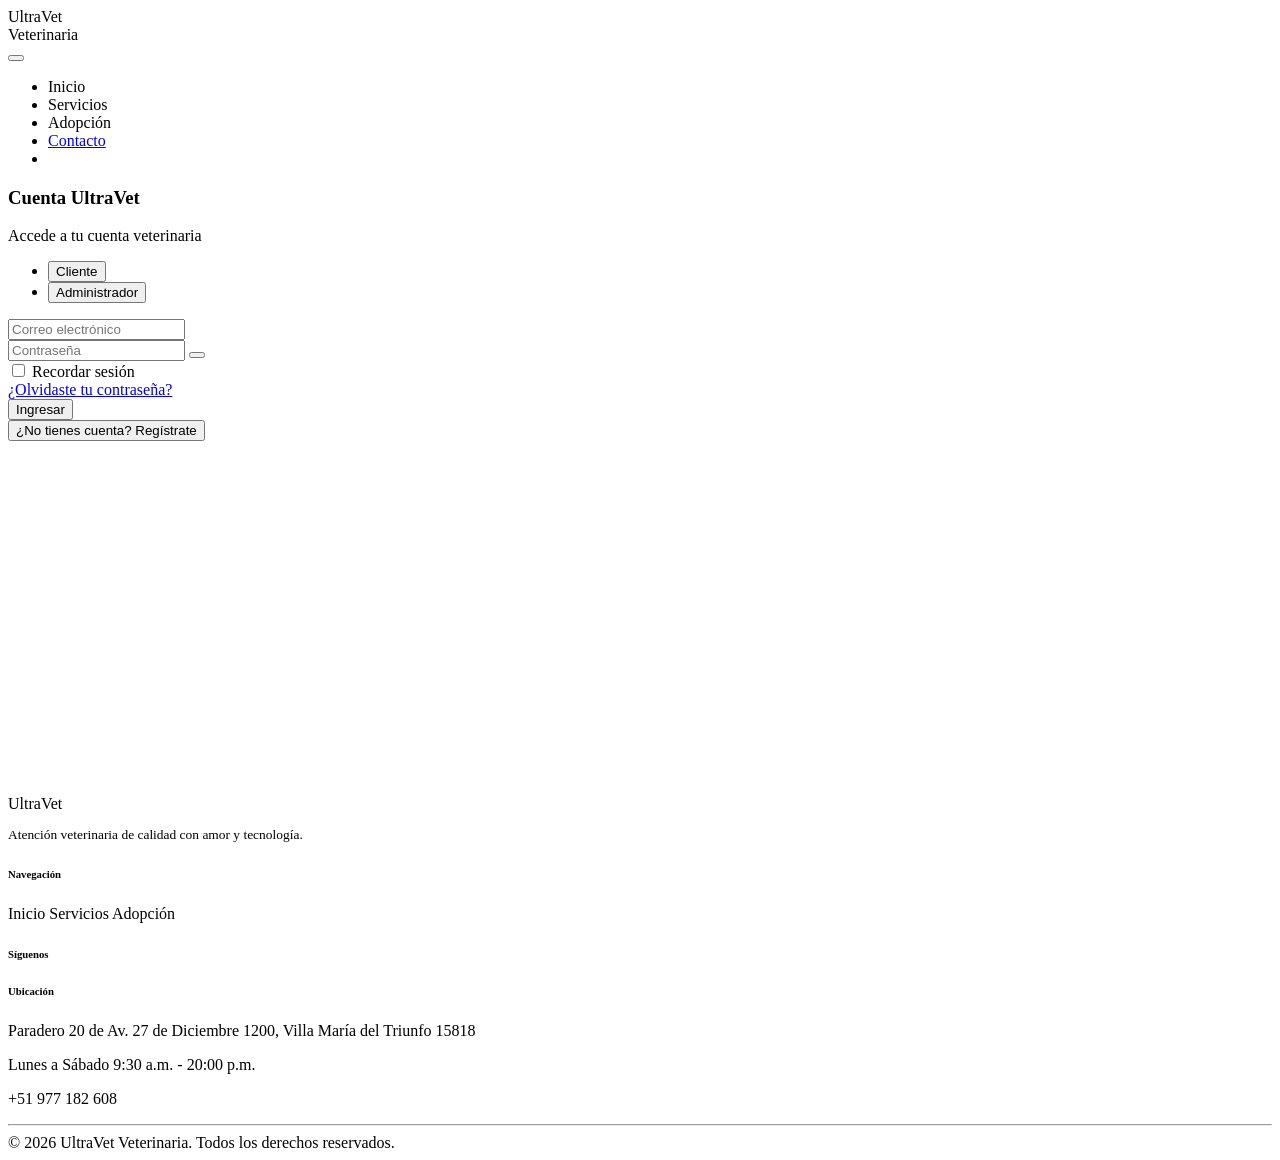
<file: src/main/resources/templates/common/layout.html>
<!DOCTYPE html>
<html xmlns:th="http://www.thymeleaf.org">

<nav th:fragment="navbar" class="navbar navbar-expand-lg sticky-top navbar-light bg-white">
    <div class="container">
        <a class="navbar-brand d-flex align-items-center gap-2 text-decoration-none" th:href="@{/}">
            <div class="brand-logo-wrap"><i class="bi bi-heart-pulse-fill"></i></div>
            <div>
                <div class="brand-name">UltraVet</div>
                <div class="brand-sub">Veterinaria</div>
            </div>
        </a>
        <button class="navbar-toggler border-0" type="button" data-bs-toggle="collapse" data-bs-target="#navMenu">
            <span class="navbar-toggler-icon"></span>
        </button>

        <div class="collapse navbar-collapse" id="navMenu">
            <ul class="navbar-nav ms-auto mb-2 mb-lg-0 align-items-lg-center gap-4">
                <li class="nav-item">
                    <!-- Para Inicio -->
                    <a class="nav-link" th:href="@{/}"
                        th:classappend="${currentPath == '/' ? 'active' : ''}">Inicio</a>
                </li>
                <li class="nav-item">
                    <!-- Para Servicios -->
                    <a class="nav-link" th:href="@{/servicios}"
                        th:classappend="${currentPath == '/servicios' ? 'active' : ''}">Servicios</a>
                </li>
                <li class="nav-item">
                    <!-- Para Adopción -->
                    <a class="nav-link" th:href="@{/adopcion}"
                        th:classappend="${currentPath == '/adopcion' ? 'active' : ''}">Adopción</a>
                </li>
                <li class="nav-item ms-lg-3">
                    <a class="btn btn-urgencia" href="https://wa.me/51977182608" target="_blank">
                        <i class="bi bi-telephone-fill me-1"></i>Contacto
                    </a>
                </li>
                <li class="nav-item ms-lg-3" id="authArea"></li>
            </ul>
        </div>
    </div>
</nav>

<div th:fragment="auth-modal" class="modal fade" id="authModal" tabindex="-1">

    <div class="modal-dialog modal-dialog-centered">

        <div class="modal-content auth-modal-content border-0 shadow-lg">

            <!-- HEADER -->
            <div class="text-center mb-4">

                <div class="auth-logo">
                    <i class="bi bi-heart-pulse-fill"></i>
                </div>

                <h3 class="fw-bold mt-3 mb-1">
                    Cuenta UltraVet
                </h3>

                <p class="text-muted small">
                    Accede a tu cuenta veterinaria
                </p>

            </div>

            <!-- TABS -->
            <ul class="nav nav-pills nav-justified mb-4" id="authTabs">

                <li class="nav-item">
                    <button class="nav-link active"
                            id="clienteTab"
                            type="button"
                            onclick="cambiarTipoAcceso('CLIENTE')">

                        Cliente

                    </button>
                </li>

                <li class="nav-item">
                    <button class="nav-link"
                            id="adminTab"
                            type="button"
                            onclick="cambiarTipoAcceso('ADMIN')">

                        Administrador

                    </button>
                </li>

            </ul>

            <!-- LOGIN -->

            <form id="loginForm">

                <input type="hidden" id="tipoAcceso" value="CLIENTE">

                <!-- CLIENTE -->
                <div id="clienteLogin">

                    <div class="input-group mb-3">

                        <span class="input-group-text auth-icon">
                            <i class="bi bi-envelope-fill"></i>
                        </span>

                        <input
                            type="email"
                            id="loginCorreo"
                            class="form-control auth-input"
                            placeholder="Correo electrónico"
                            required>

                    </div>

                </div>

                <!-- ADMIN -->

                <div id="adminLogin" style="display:none;">

                    <div class="input-group mb-3">

                        <span class="input-group-text auth-icon">
                            <i class="bi bi-person-badge-fill"></i>
                        </span>

                        <input
                            type="text"
                            id="loginDni"
                            class="form-control auth-input"
                            placeholder="DNI"
                            maxlength="8">

                    </div>

                </div>

                <!-- PASSWORD -->

                <div class="input-group mb-3">

                    <span class="input-group-text auth-icon">
                        <i class="bi bi-lock-fill"></i>
                    </span>

                    <input
                        type="password"
                        id="loginPass"
                        class="form-control auth-input"
                        placeholder="Contraseña"
                        required>

                    <button
                        type="button"
                        class="btn btn-outline-secondary"
                        onclick="togglePassword()">

                        <i class="bi bi-eye-fill"></i>

                    </button>

                </div>

                <!-- RECORDAR -->

                <div
                    id="recordarContainer"
                    class="form-check mb-3">

                    <input
                        class="form-check-input"
                        type="checkbox"
                        id="recordarSesion">

                    <label
                        class="form-check-label"
                        for="recordarSesion">

                        Recordar sesión

                    </label>

                </div>

                <!-- RECUPERAR -->

                <div
                    id="recuperarContainer"
                    class="text-end mb-3">

                    <a href="#"
                       class="small text-decoration-none"
                       onclick="mostrarRecuperarPassword()">

                        ¿Olvidaste tu contraseña?

                    </a>

                </div>

                <button class="btn btn-hero w-100 auth-btn">

                    Ingresar

                </button>

            </form>

            <!-- REGISTRO CLIENTE -->

            <form id="registerForm" style="display:none;">

                <div class="input-group mb-3">

                    <span class="input-group-text auth-icon">
                        <i class="bi bi-person-fill"></i>
                    </span>

                    <input
                        type="text"
                        id="regNombre"
                        class="form-control auth-input"
                        placeholder="Nombres y apellidos"
                        required>

                </div>

                <div class="input-group mb-3">

                    <span class="input-group-text auth-icon">
                        <i class="bi bi-envelope-fill"></i>
                    </span>

                    <input
                        type="email"
                        id="regCorreo"
                        class="form-control auth-input"
                        placeholder="Correo electrónico"
                        required>

                </div>

                <div class="input-group mb-3">

                    <span class="input-group-text auth-icon">
                        <i class="bi bi-telephone-fill"></i>
                    </span>

                    <input
                        type="text"
                        id="regTelefono"
                        class="form-control auth-input"
                        placeholder="Teléfono">

                </div>

                <div class="input-group mb-3">

                    <span class="input-group-text auth-icon">
                        <i class="bi bi-lock-fill"></i>
                    </span>

                    <input
                        type="password"
                        id="regPass"
                        class="form-control auth-input"
                        placeholder="Contraseña"
                        required>

                </div>

                <div class="input-group mb-3">

                    <span class="input-group-text auth-icon">
                        <i class="bi bi-shield-lock-fill"></i>
                    </span>

                    <input
                        type="password"
                        id="regPass2"
                        class="form-control auth-input"
                        placeholder="Confirmar contraseña"
                        required>

                </div>

                <button class="btn btn-success w-100 auth-btn">

                    Crear cuenta

                </button>

            </form>

            <!-- RECUPERAR CONTRASEÑA -->

            <form id="recoverForm" style="display:none;">

                <div class="input-group mb-3">

                    <span class="input-group-text auth-icon">
                        <i class="bi bi-envelope-fill"></i>
                    </span>

                    <input
                        type="email"
                        id="recoverCorreo"
                        class="form-control auth-input"
                        placeholder="Correo registrado">

                </div>

                <button class="btn btn-warning w-100 auth-btn">

                    Recuperar contraseña

                </button>

            </form>

            <!-- MENSAJES -->

            <p id="mensaje"
               class="text-center mt-3 fw-bold"
               style="display:none;">
            </p>

            <!-- TOGGLE -->

            <button
                class="btn btn-link text-decoration-none mt-2"
                onclick="toggleAuth()"
                id="toggleBtn">

                ¿No tienes cuenta? Regístrate

            </button>

        </div>

    </div>

</div>
    <section th:fragment="mapa" class="py-0">

    <iframe
        src="https://maps.google.com/maps?q=Av.%2027%20de%20Diciembre%201200%20Villa%20Maria%20del%20Triunfo&t=&z=16&ie=UTF8&iwloc=&output=embed"
        width="100%"
        height="350"
        style="border:0;"
        allowfullscreen=""
        loading="lazy">
    </iframe>

</section>

<footer th:fragment="footer">
    <div class="container">
        <div class="row g-5">
            <div class="col-lg-3 col-md-6">
                <div class="footer-name"><i class="bi bi-heart-pulse-fill me-1"></i>Ultra<span>Vet</span></div>
                <p class="mt-2" style="font-size:.84rem;">Atención veterinaria de calidad con amor y tecnología.</p>
            </div>
            <div class="col-lg-2 col-md-6">
                <h6>Navegación</h6>
                <a th:href="@{/}" class="text-white-50 d-block mb-1">Inicio</a>
                <a th:href="@{/servicios}" class="text-white-50 d-block mb-1">Servicios</a>
                <a th:href="@{/adopcion}" class="text-white-50 d-block mb-1">Adopción</a>
            </div>
            <div class="col-lg-3 col-md-6">
                <h6>Síguenos</h6>
                <div class="mt-2">
                    <a href="https://www.facebook.com/VeterinariaUltravet" target="_blank" class="social-icon"><i
                            class="bi bi-facebook"></i></a>
                    <a href="https://www.instagram.com/veterinariaultravet/?hl=es-la" target="_blank"
                        class="social-icon"><i class="bi bi-instagram"></i></a>
                </div>
            </div>
          <div class="col-lg-4 col-md-6">

    <h6>Ubicación</h6>

    <p class="text-white-50 mb-2">
        <i class="bi bi-geo-alt-fill me-2"></i>
        Paradero 20 de Av. 27 de Diciembre 1200,
        Villa María del Triunfo 15818
    </p>

    <p class="text-white-50 mb-2">
        <i class="bi bi-clock-fill me-2"></i>
        Lunes a Sábado
        9:30 a.m. - 20:00 p.m.
    </p>

    <p class="text-white-50">
        <i class="bi bi-telephone-fill me-2"></i>
        +51 977 182 608
    </p>

</div>
        </div>
        <hr class="footer-hr">
        <div class="text-center footer-bottom">
            <span>© 2026 UltraVet Veterinaria. Todos los derechos reservados.</span>
        </div>
    </div>
</footer>

</html>
</file>
